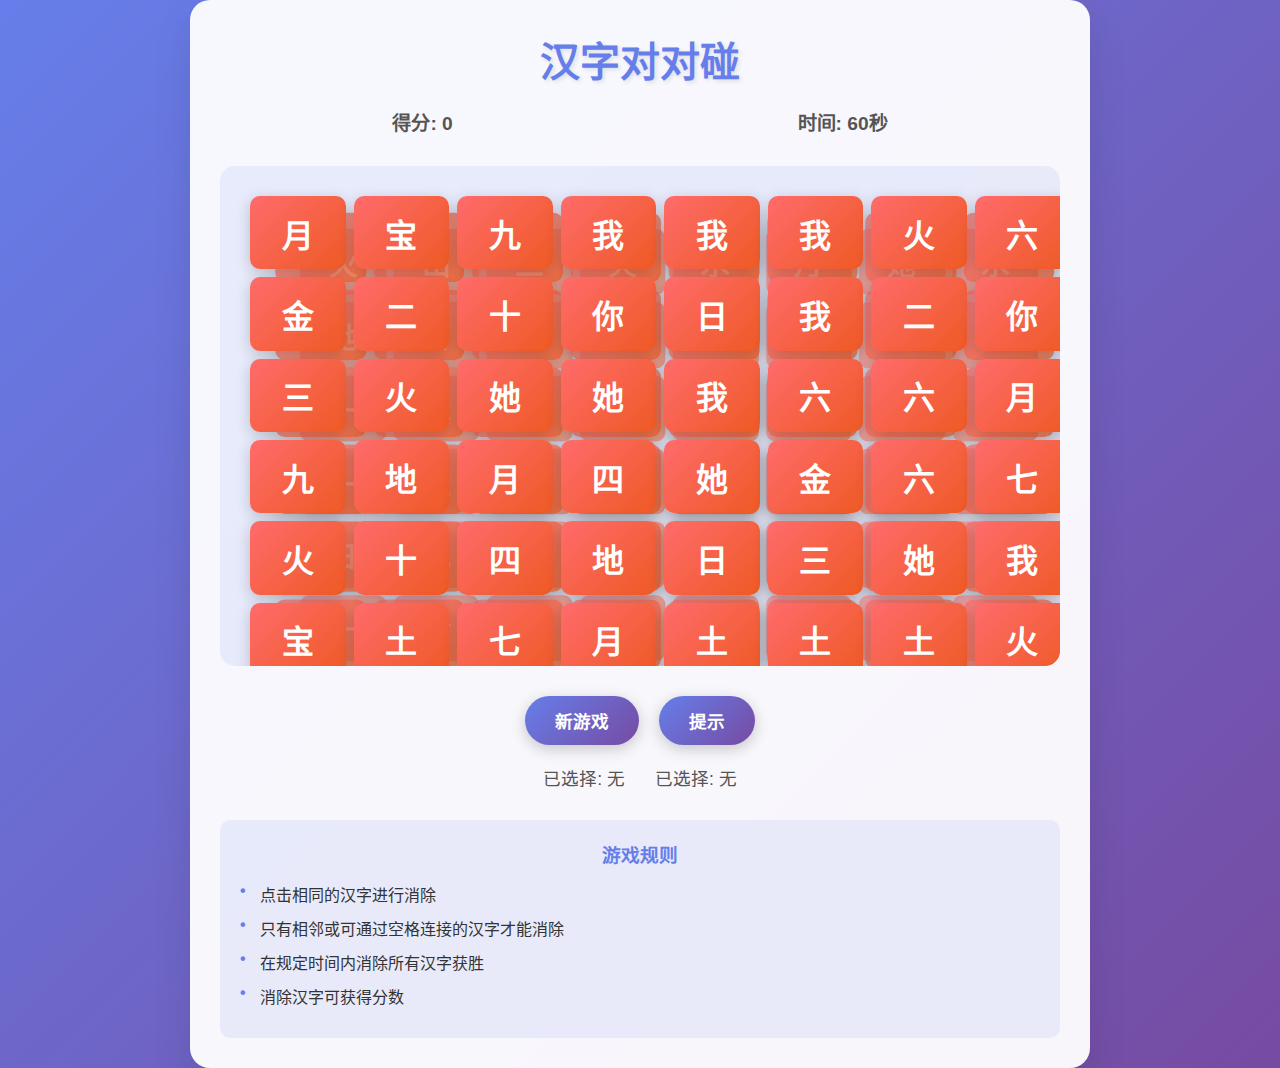
<file: characters.html>
<!DOCTYPE html>
<html lang="zh-CN">
<head>
    <meta charset="UTF-8">
    <meta name="viewport" content="width=device-width, initial-scale=1.0">
    <title>汉字对对碰</title>
    <link rel="stylesheet" href="styles/characters.css">
</head>
<body>
    <div class="game-container">
        <header class="game-header">
            <h1>汉字对对碰</h1>
            <div class="game-info">
                <div class="score">得分: <span id="score">0</span></div>
                <div class="time">时间: <span id="time">60</span>秒</div>
            </div>
        </header>

        <main class="game-main">
            <div class="game-board">
                <!-- 第一层 -->
                <div class="character-layer layer-1" id="layer1"></div>
                <!-- 第二层 -->
                <div class="character-layer layer-2" id="layer2"></div>
                <!-- 第三层 -->
                <div class="character-layer layer-3" id="layer3"></div>
            </div>

            <div class="game-controls">
                <button id="new-game">新游戏</button>
                <button id="hint">提示</button>
            </div>

            <div class="selected-characters">
                <div class="selected-item">已选择: <span id="selected1">无</span></div>
                <div class="selected-item">已选择: <span id="selected2">无</span></div>
            </div>
        </main>

        <div class="game-rules">
            <h3>游戏规则</h3>
            <ul>
                <li>点击相同的汉字进行消除</li>
                <li>只有相邻或可通过空格连接的汉字才能消除</li>
                <li>在规定时间内消除所有汉字获胜</li>
                <li>消除汉字可获得分数</li>
            </ul>
        </div>

        <!-- 游戏结束弹窗 -->
        <div class="game-over-modal" id="gameOverModal">
            <div class="modal-content">
                <h2 id="gameOverTitle">游戏结束</h2>
                <p id="gameOverMessage">您的得分是: <span id="finalScore">0</span></p>
                <button id="restartGame">重新开始</button>
            </div>
        </div>
    </div>

    <script src="scripts/characters.js"></script>
</body>
</html>
</file>
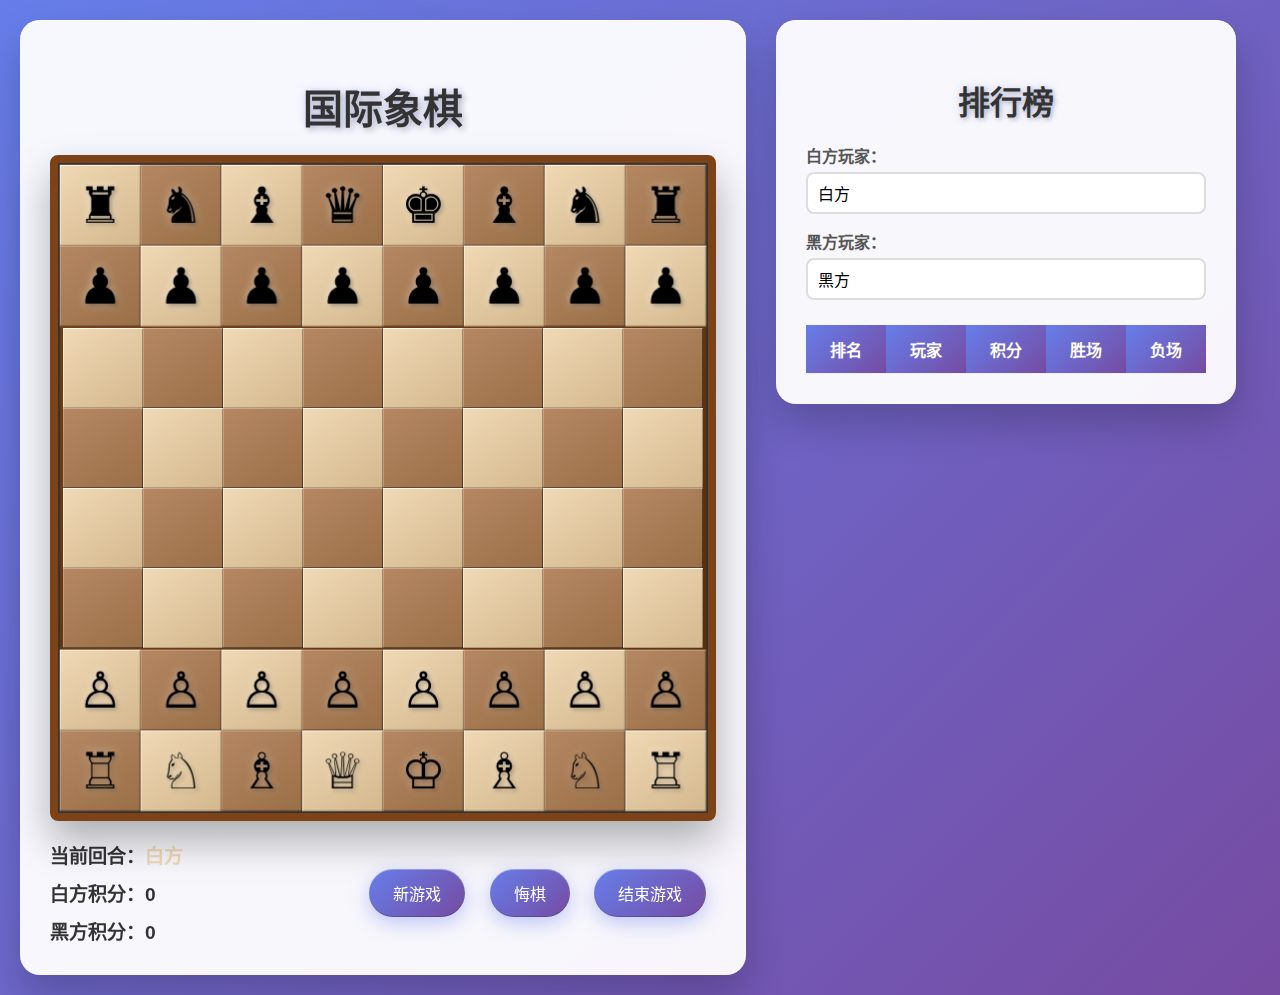
<file: chess.html>
<!DOCTYPE html>
<html lang="zh-CN">
<head>
    <meta charset="UTF-8">
    <meta name="viewport" content="width=device-width, initial-scale=1.0">
    <title>国际象棋游戏</title>
    <link rel="stylesheet" href="styles/chess.css">
</head>
<body>
    <div class="container">
        <div class="game-container">
            <h1>国际象棋</h1>
            <div class="chessboard" id="chessboard">
                <!-- 棋盘将由JavaScript生成 -->
            </div>
            <div class="game-info">
                <div class="turn-indicator">
                    <p>当前回合：<span id="current-turn">白方</span></p>
                    <p>白方积分：<span id="white-score">0</span></p>
                    <p>黑方积分：<span id="black-score">0</span></p>
                </div>
                <div class="controls">
                    <button id="new-game">新游戏</button>
                    <button id="undo-move">悔棋</button>
                    <button id="end-game">结束游戏</button>
                </div>
            </div>
        </div>
        
        <div class="leaderboard-container">
            <h2>排行榜</h2>
            <div class="player-input">
                <div class="input-group">
                    <label for="white-player">白方玩家：</label>
                    <input type="text" id="white-player" placeholder="请输入白方玩家名" value="白方">
                </div>
                <div class="input-group">
                    <label for="black-player">黑方玩家：</label>
                    <input type="text" id="black-player" placeholder="请输入黑方玩家名" value="黑方">
                </div>
            </div>
            <div class="leaderboard">
                <table id="leaderboard-table">
                    <thead>
                        <tr>
                            <th>排名</th>
                            <th>玩家</th>
                            <th>积分</th>
                            <th>胜场</th>
                            <th>负场</th>
                        </tr>
                    </thead>
                    <tbody id="leaderboard-body">
                        <!-- 排行榜数据将由JavaScript生成 -->
                    </tbody>
                </table>
            </div>
        </div>
    </div>
    
    <script src="scripts/chess.js"></script>
</body>
</html>
</file>
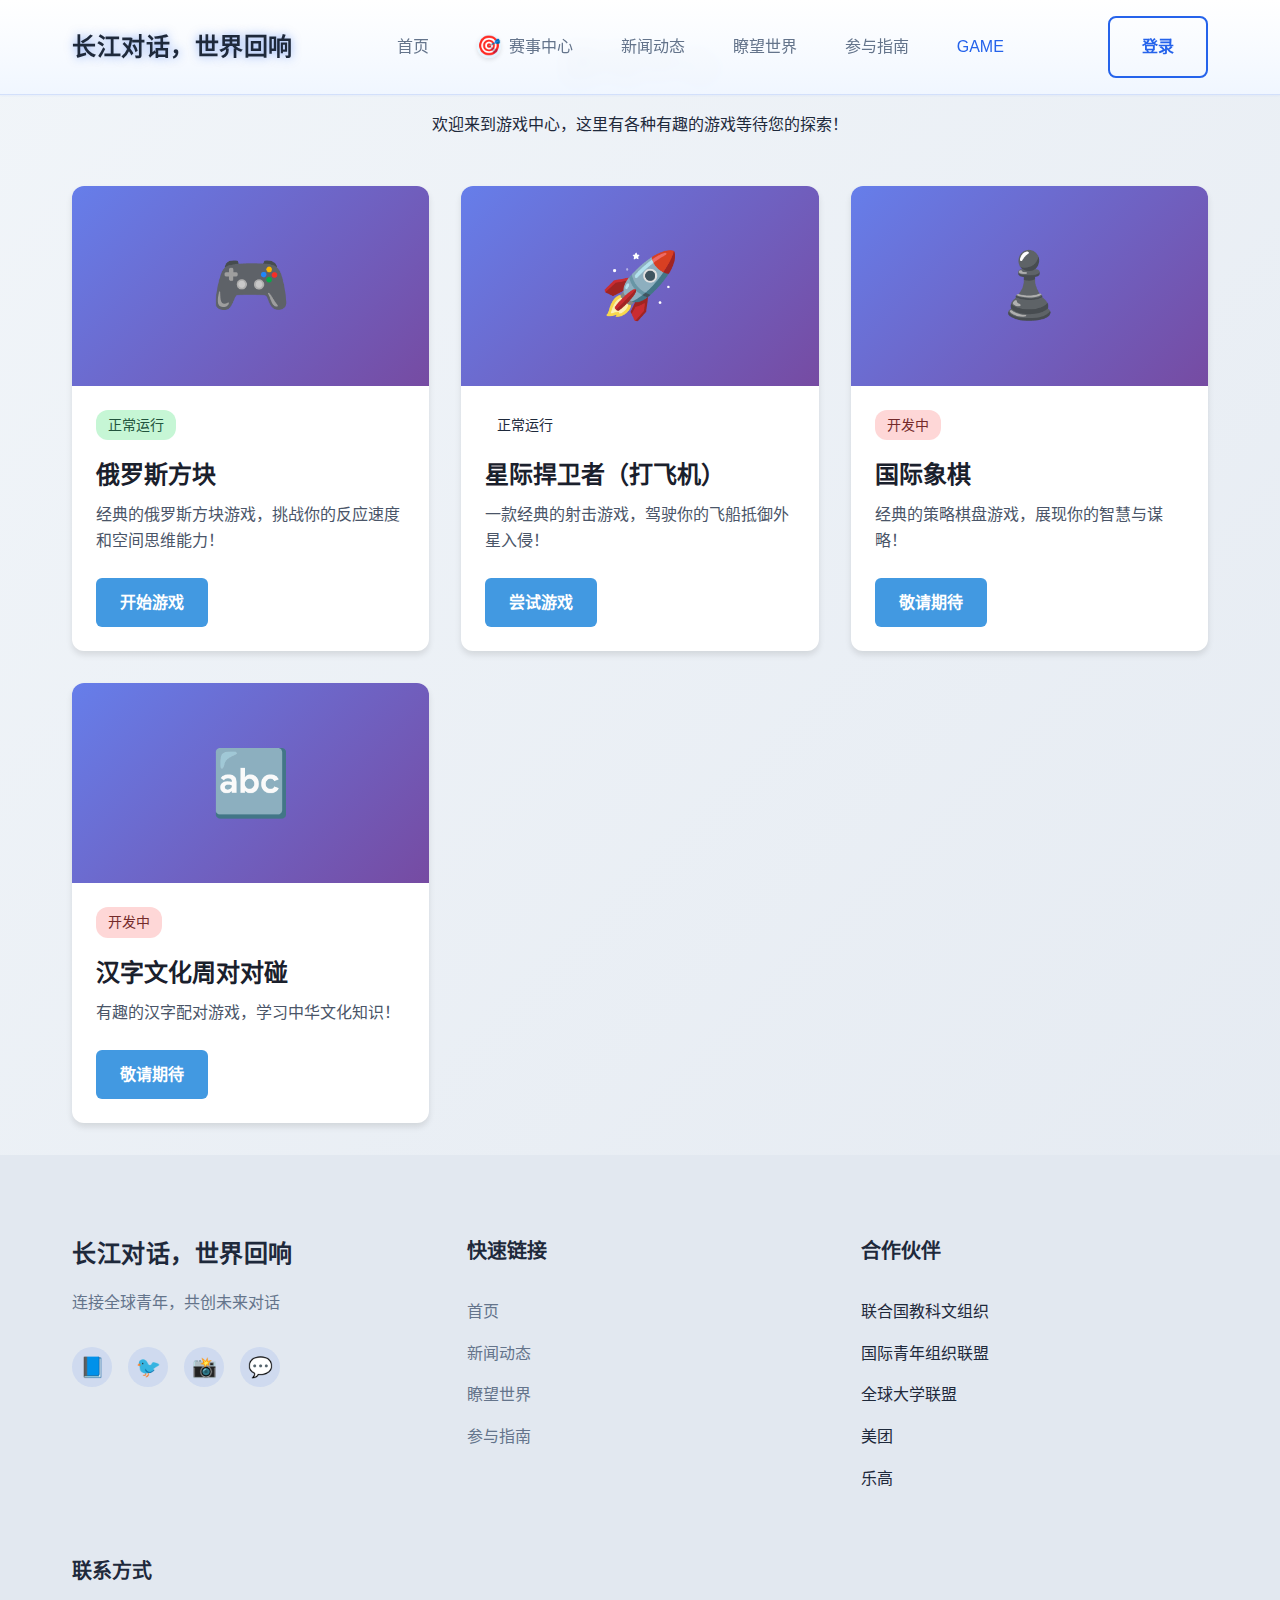
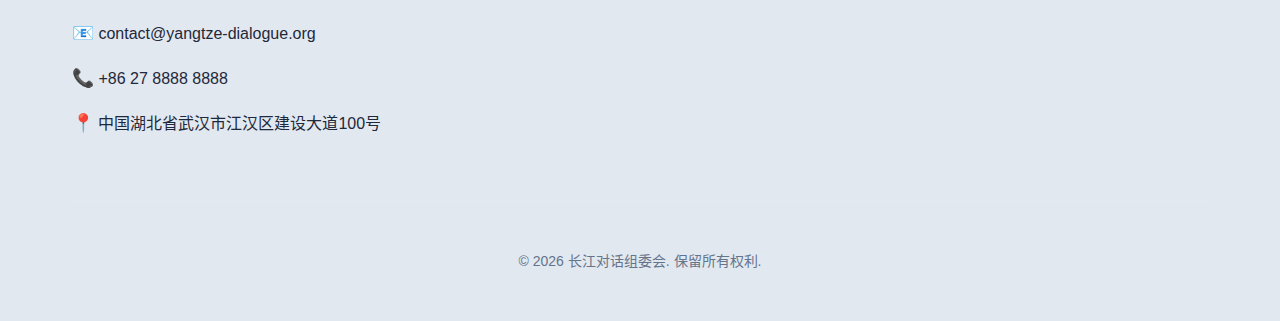
<file: games.html>
<!DOCTYPE html>
<html lang="zh-CN">
<head>
    <meta charset="UTF-8">
    <meta name="viewport" content="width=device-width, initial-scale=1.0">
    <title>游戏中心</title>
    <link rel="stylesheet" href="styles/style.css">
    <style>
        .games-container {
            max-width: 1200px;
            margin: 0 auto;
            padding: 2rem;
        }
        .games-header {
            text-align: center;
            margin-bottom: 3rem;
        }
        .games-header h1 {
            font-size: 2.5rem;
            color: #1a202c;
            margin-bottom: 1rem;
        }
        .games-grid {
            display: grid;
            grid-template-columns: repeat(auto-fit, minmax(300px, 1fr));
            gap: 2rem;
        }
        .game-card {
            background: white;
            border-radius: 12px;
            box-shadow: 0 4px 6px rgba(0, 0, 0, 0.1);
            overflow: hidden;
            transition: transform 0.3s ease, box-shadow 0.3s ease;
        }
        .game-card:hover {
            transform: translateY(-5px);
            box-shadow: 0 10px 20px rgba(0, 0, 0, 0.15);
        }
        .game-image {
            height: 200px;
            background: linear-gradient(135deg, #667eea 0%, #764ba2 100%);
            display: flex;
            align-items: center;
            justify-content: center;
            font-size: 4rem;
        }
        .game-info {
            padding: 1.5rem;
        }
        .game-title {
            font-size: 1.5rem;
            font-weight: 700;
            color: #1a202c;
            margin-bottom: 0.5rem;
        }
        .game-description {
            color: #4a5568;
            margin-bottom: 1.5rem;
            line-height: 1.6;
        }
        .game-link {
            display: inline-block;
            background: #4299e1;
            color: white;
            padding: 0.75rem 1.5rem;
            border-radius: 6px;
            text-decoration: none;
            font-weight: 600;
            transition: background 0.3s ease;
        }
        .game-link:hover {
            background: #3182ce;
        }
        .game-status {
            display: inline-block;
            padding: 0.25rem 0.75rem;
            border-radius: 12px;
            font-size: 0.875rem;
            font-weight: 500;
            margin-bottom: 1rem;
        }
        .status-working {
            background: #c6f6d5;
            color: #22543d;
        }
        .status-maintenance {
            background: #fed7d7;
            color: #742a2a;
        }
    </style>
</head>
<body>
    <!-- 导航栏 -->
    <nav class="navbar">
        <div class="container">
            <div class="logo">长江对话，世界回响</div>
            <ul class="nav-links">
                <li><a href="index.html">首页</a></li>
                <li><a href="index.html#competition" class="competition-nav">赛事中心</a></li>
                <li><a href="index.html#news">新闻动态</a></li>
                <li><a href="index.html#events">瞭望世界</a></li>
                <li><a href="index.html#rules">参与指南</a></li>
                <li class="active"><a href="games.html">GAME</a></li>
            </ul>
            <div class="nav-actions">
                <a href="login.html" class="btn btn-outline">登录</a>
            </div>
        </div>
    </nav>

    <!-- 游戏中心 -->
    <div class="games-container">
        <div class="games-header">
            <h1>游戏中心</h1>
            <p>欢迎来到游戏中心，这里有各种有趣的游戏等待您的探索！</p>
        </div>

        <div class="games-grid">
            <!-- 俄罗斯方块游戏 -->
            <div class="game-card">
                <div class="game-image">🎮</div>
                <div class="game-info">
                    <div class="game-status status-working">正常运行</div>
                    <h3 class="game-title">俄罗斯方块</h3>
                    <p class="game-description">经典的俄罗斯方块游戏，挑战你的反应速度和空间思维能力！</p>
                    <a href="tetris.html" target="_blank" class="game-link">开始游戏</a>
                </div>
            </div>

            <!-- 打飞机游戏 -->
            <div class="game-card">
                <div class="game-image">🚀</div>
                <div class="game-info">
                    <div class="game-status status-normal">正常运行</div>
                    <h3 class="game-title">星际捍卫者（打飞机）</h3>
                    <p class="game-description">一款经典的射击游戏，驾驶你的飞船抵御外星入侵！</p>
                    <a href="star_defender_simple.html" target="_blank" class="game-link">尝试游戏</a>
                </div>
            </div>

            <!-- 国际象棋 -->
            <div class="game-card">
                <div class="game-image">♟️</div>
                <div class="game-info">
                    <div class="game-status status-maintenance">开发中</div>
                    <h3 class="game-title">国际象棋</h3>
                    <p class="game-description">经典的策略棋盘游戏，展现你的智慧与谋略！</p>
                    <a href="#" class="game-link" disabled>敬请期待</a>
                </div>
            </div>

            <!-- 汉字文化周对对碰 -->
            <div class="game-card">
                <div class="game-image">🔤</div>
                <div class="game-info">
                    <div class="game-status status-maintenance">开发中</div>
                    <h3 class="game-title">汉字文化周对对碰</h3>
                    <p class="game-description">有趣的汉字配对游戏，学习中华文化知识！</p>
                    <a href="#" class="game-link" disabled>敬请期待</a>
                </div>
            </div>
        </div>
    </div>

    <!-- 页脚 -->
    <footer class="footer">
        <div class="container">
            <div class="footer-content">
                <div class="footer-section">
                    <div class="footer-logo">长江对话，世界回响</div>
                    <p class="footer-description">连接全球青年，共创未来对话</p>
                    <div class="social-links">
                        <a href="#" class="social-link">📘</a>
                        <a href="#" class="social-link">🐦</a>
                        <a href="#" class="social-link">📸</a>
                        <a href="#" class="social-link">💬</a>
                    </div>
                </div>
                <div class="footer-section">
                    <h3 class="footer-title">快速链接</h3>
                    <ul class="footer-links">
                        <li><a href="index.html">首页</a></li>
                        <li><a href="index.html#news">新闻动态</a></li>
                        <li><a href="index.html#events">瞭望世界</a></li>
                        <li><a href="index.html#rules">参与指南</a></li>
                    </ul>
                </div>
                <div class="footer-section">
                    <h3 class="footer-title">合作伙伴</h3>
                    <ul class="footer-links">
                        <li>联合国教科文组织</li>
                        <li>国际青年组织联盟</li>
                        <li>全球大学联盟</li>
                        <li>美团</li>
                        <li>乐高</li>
                    </ul>
                </div>
                <div class="footer-section">
                    <h3 class="footer-title">联系方式</h3>
                    <ul class="footer-links">
                        <li><span class="contact-icon">📧</span> contact@yangtze-dialogue.org</li>
                        <li><span class="contact-icon">📞</span> +86 27 8888 8888</li>
                        <li><span class="contact-icon">📍</span> 中国湖北省武汉市江汉区建设大道100号</li>
                    </ul>
                </div>
            </div>
            <div class="footer-bottom">
                <p>&copy; 2026 长江对话组委会. 保留所有权利.</p>
            </div>
        </div>
    </footer>
</body>
</html>
</file>
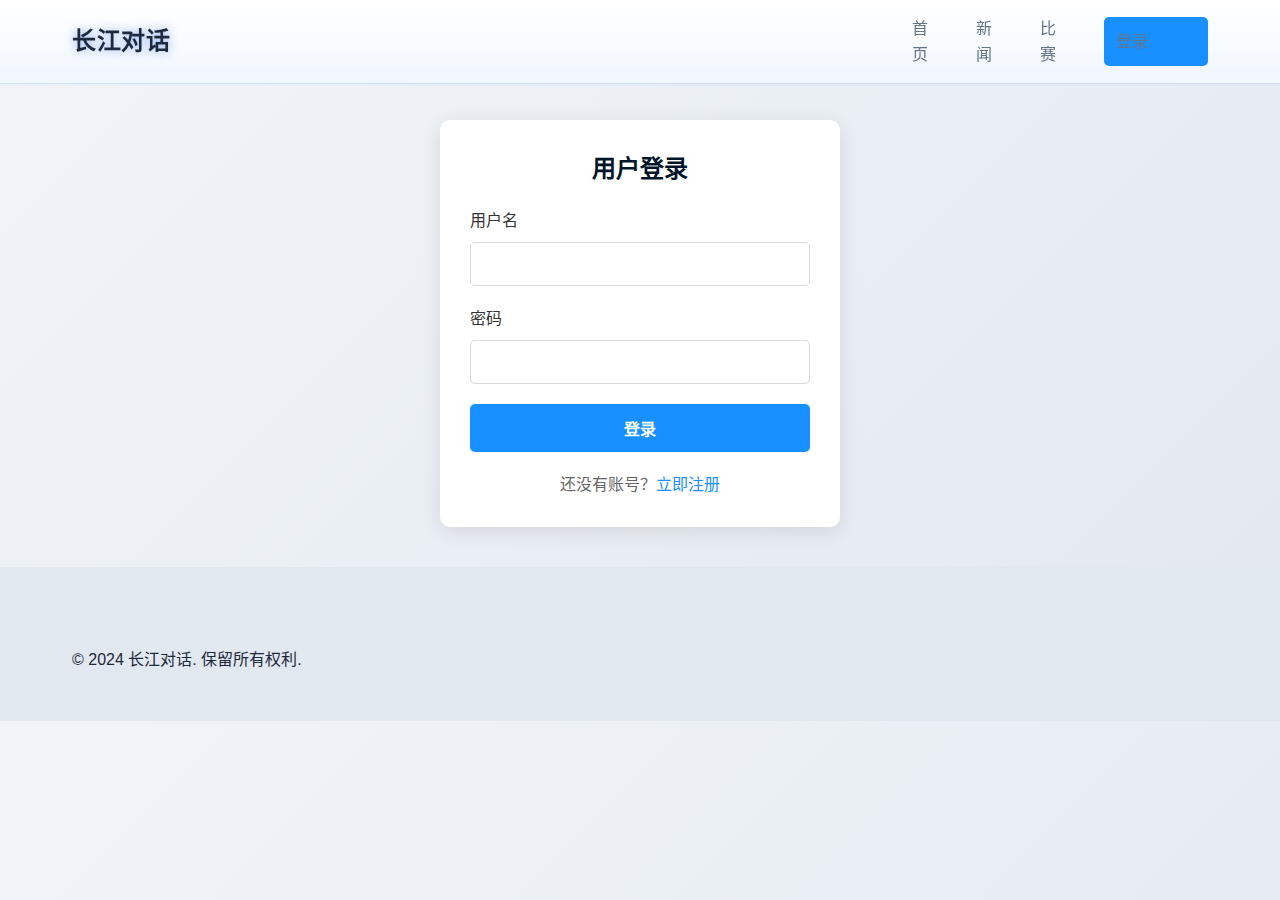
<file: login.html>
<!DOCTYPE html>
<html lang="zh-CN">
<head>
    <meta charset="UTF-8">
    <meta name="viewport" content="width=device-width, initial-scale=1.0">
    <title>用户登录 - 长江对话</title>
    <link rel="stylesheet" href="styles/style.css">
    <style>
        /* 登录页面样式 */
        .login-container {
            max-width: 400px;
            margin: 120px auto 40px;
            padding: 30px;
            background-color: #fff;
            border-radius: 10px;
            box-shadow: 0 4px 20px rgba(0, 0, 0, 0.1);
        }
        
        .login-container h2 {
            text-align: center;
            color: #001529;
            margin-bottom: 20px;
            font-weight: 600;
        }
        
        .form-group {
            margin-bottom: 20px;
        }
        
        .form-group label {
            display: block;
            margin-bottom: 8px;
            color: #333;
            font-weight: 500;
        }
        
        .form-group input {
            width: 100%;
            padding: 12px;
            border: 1px solid #d9d9d9;
            border-radius: 5px;
            font-size: 1rem;
            transition: border-color 0.3s;
        }
        
        .form-group input:focus {
            outline: none;
            border-color: #1890ff;
            box-shadow: 0 0 0 2px rgba(24, 144, 255, 0.2);
        }
        
        .login-btn {
            width: 100%;
            padding: 12px;
            background-color: #1890ff;
            color: #fff;
            border: none;
            border-radius: 5px;
            font-size: 1rem;
            font-weight: 600;
            cursor: pointer;
            transition: background-color 0.3s;
        }
        
        .login-btn:hover {
            background-color: #40a9ff;
        }
        
        .register-link {
            text-align: center;
            margin-top: 20px;
            color: #666;
        }
        
        .register-link a {
            color: #1890ff;
            text-decoration: none;
        }
        
        .register-link a:hover {
            text-decoration: underline;
        }
    </style>
</head>
<body>
    <!-- 导航栏 -->
    <nav class="navbar">
        <div class="container">
            <div class="logo">长江对话</div>
            <ul class="nav-links">
                <li><a href="index.html">首页</a></li>
                <li><a href="news.html">新闻</a></li>
                <li><a href="competition.html">比赛</a></li>
                <li class="login-btn"><a href="login.html">登录</a></li>
            </ul>
        </div>
    </nav>

    <!-- 登录表单 -->
    <div class="login-container">
        <h2>用户登录</h2>
        <form id="loginForm">
            <div class="form-group">
                <label for="username">用户名</label>
                <input type="text" id="username" name="username" required>
            </div>
            <div class="form-group">
                <label for="password">密码</label>
                <input type="password" id="password" name="password" required>
            </div>
            <button type="submit" class="login-btn">登录</button>
        </form>
        <div class="register-link">
            还没有账号？<a href="register.html">立即注册</a>
        </div>
    </div>

    <!-- 页脚 -->
    <footer class="footer">
        <div class="container">
            <p>&copy; 2024 长江对话. 保留所有权利.</p>
        </div>
    </footer>

    <script>
        // 登录表单验证
        document.getElementById('loginForm').addEventListener('submit', function(e) {
            e.preventDefault();
            // 简单的表单验证
            const username = document.getElementById('username').value;
            const password = document.getElementById('password').value;
            
            if (username && password) {
                alert('登录成功！');
                // 这里可以添加实际的登录逻辑
            } else {
                alert('请填写完整的登录信息');
            }
        });
    </script>
</body>
</html>
</file>
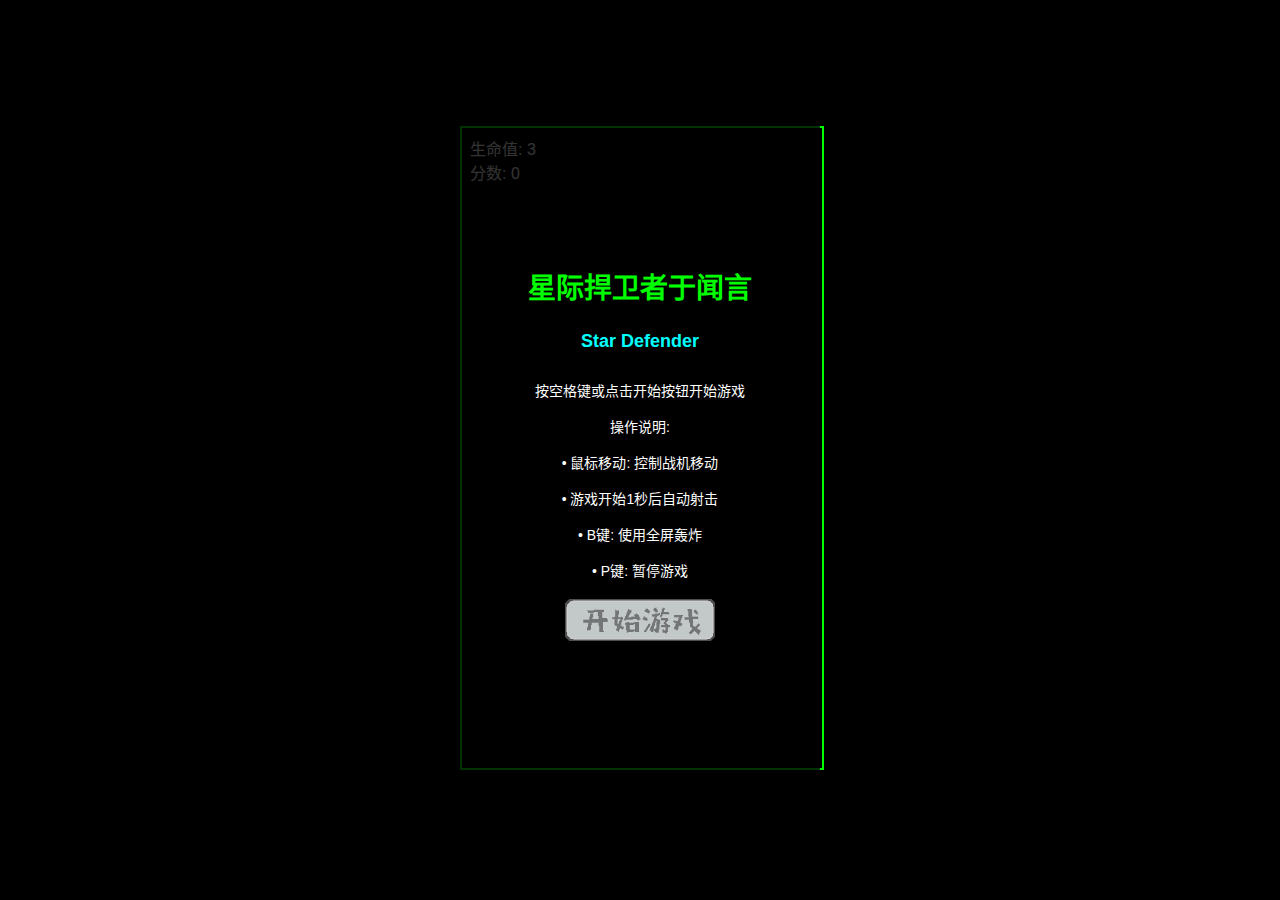
<file: star_defender_simple.html>
<!DOCTYPE html>
<html lang="zh-CN">
<head>
    <meta charset="UTF-8">
    <meta name="viewport" content="width=device-width, initial-scale=1.0">
    <title>星际捍卫者于闻言</title>
    <style>
        body {
            margin: 0;
            padding: 0;
            display: flex;
            justify-content: center;
            align-items: center;
            min-height: 100vh;
            background-color: #000;
            font-family: Arial, sans-serif;
            color: #fff;
            overflow: hidden;
        }
        #game-container {
            position: relative;
            width: 100%;
            max-width: 360px;
            margin: 0 auto;
        }
        canvas {
            border: 2px solid #00ff00;
            background-color: #000;
            width: 100%;
            height: auto;
        }
        #game-info {
            position: absolute;
            top: 10px;
            left: 10px;
            color: white;
            font-size: 16px;
        }
        #start-menu {
            position: absolute;
            top: 0;
            left: 0;
            width: 100%;
            height: 100%;
            background-color: rgba(0, 0, 0, 0.8);
            display: flex;
            flex-direction: column;
            justify-content: center;
            align-items: center;
        }
        h1 {
            font-size: 28px;
            color: #00ff00;
            margin-bottom: 10px;
            text-align: center;
        }
        h2 {
            font-size: 18px;
            color: cyan;
            margin-bottom: 20px;
            text-align: center;
        }
        p {
            font-size: 14px;
            margin: 8px 0;
            text-align: center;
            padding: 0 10px;
        }
        button {
            padding: 0;
            font-size: 0;
            background: none;
            border: none;
            border-radius: 5px;
            cursor: pointer;
            margin: 10px;
        }
        
        #startBtn {
            background-image: url('assets/images/start-button1.png');
            width: 150px;
            height: 45px;
            background-size: contain;
            background-repeat: no-repeat;
            background-position: center;
        }
        button:hover {
            background-color: #00cc00;
        }
    </style>
</head>
<body>
    <div id="game-container">
        <canvas id="gameCanvas" width="360" height="640"></canvas>
        <div id="game-info">
            <div>生命值: <span id="lives">3</span></div>
            <div>分数: <span id="score">0</span></div>
        </div>
        <div id="start-menu">
            <h1>星际捍卫者于闻言</h1>
            <h2>Star Defender</h2>
            <p>按空格键或点击开始按钮开始游戏</p>
            <p>操作说明:</p>
            <p>• 鼠标移动: 控制战机移动</p>
            <p>• 游戏开始1秒后自动射击</p>
            <p>• B键: 使用全屏轰炸</p>
            <p>• P键: 暂停游戏</p>
            <button id="startBtn">开始游戏</button>
        </div>
    </div>

    <script>
        // 游戏常量
        const SCREEN_WIDTH = 360; // 手机通用宽度
        const SCREEN_HEIGHT = 640; // 保持4:3比例
        const FPS = 60;
        
        // 颜色
        const BLACK = '#000000';
        const WHITE = '#ffffff';
        const RED = '#ff0000';
        const GREEN = '#00ff00';
        const BLUE = '#0000ff';
        const CYAN = '#00ffff';
        
        // 游戏状态
        const START_MENU = 0;
        const GAME_PLAYING = 1;
        const GAME_PAUSED = 2;
        const GAME_OVER = 3;
        const LEADERBOARD = 4;
        const BOSS_FIGHT = 5;
        const LEVEL_COMPLETE = 6;
        
        // 游戏对象
        let canvas, ctx;
        let gameState = START_MENU;
        let player;
        let bullets = [];
        let enemies = [];
        let powerUps = [];
        let explosions = [];
        let stars = [];
        let bossBullets = [];
        let score = 0;
        let lives = 3;
        let lastTime = 0;
        let enemySpawnTimer = 0;
        let enemySpawnInterval = 1000;
        let bulletPowerUpTimer = 0;
        let bulletPowerUpInterval = 5000; // 5秒
        let bombPowerUpTimer = 0;
        let bombPowerUpInterval = 8000; // 8秒
        let autoFireTimer = 0;
        let autoFireEnabled = false;
        let bulletPowerUpActive = false;
        let bulletPowerUpDuration = 5000; // 5秒
        let bulletPowerUpTimeLeft = 0;
        const NORMAL_FIRE_INTERVAL = 833; // 约1.2秒
        const POWERUP_FIRE_INTERVAL = 28; // 约30倍频率 (833/30 ≈ 28)
        
        // 音频对象
        let audioContext;
        let backgroundMusic;
        let startButtonSound;
        let bulletSound;
        let enemyFlySound;
        let enemyExplosionSound;
        let bossFlySound;
        let bossExplosionSound;
        let skillSound;
        let playerDeathSound;
        let gameOverSound;
        let explosionSound1;
        
        // Boss相关变量
        let boss = null;
        let enemiesKilled = 0;
        let enemiesToKill = 20; // 每关需要消灭20个敌人
        let level = 1;
        
        // 玩家类
        class Player {
            constructor() {
                this.width = 64;
                this.height = 64;
                this.x = SCREEN_WIDTH / 2 - this.width / 2;
                this.y = SCREEN_HEIGHT - this.height - 20;
                this.speed = 5;
                this.lives = 3;
                this.image = new Image();
                this.image.src = 'assets/images/player-1.png';
            }
            
            update(mouseX, mouseY) {
                // 跟随鼠标移动
                if (mouseX !== undefined && mouseY !== undefined) {
                    this.x = mouseX - this.width / 2;
                    this.y = mouseY - this.height / 2;
                    
                    // 边界检查
                    if (this.x < 0) this.x = 0;
                    if (this.x + this.width > SCREEN_WIDTH) {
                        this.x = SCREEN_WIDTH - this.width;
                    }
                    if (this.y < 0) this.y = 0;
                    if (this.y + this.height > SCREEN_HEIGHT) {
                        this.y = SCREEN_HEIGHT - this.height;
                    }
                }
            }
            
            draw(ctx) {
                // 绘制玩家战机图片
                ctx.drawImage(this.image, this.x, this.y, this.width, this.height);
            }
        }
        
        // 子弹类
        class Bullet {
            constructor(x, y) {
                this.width = 5;
                this.height = 15;
                this.x = x;
                this.y = y;
                this.speed = 8;
            }
            
            update() {
                this.y -= this.speed;
            }
            
            draw(ctx) {
                ctx.fillStyle = WHITE;
                ctx.fillRect(this.x, this.y, this.width, this.height);
            }
        }
        
        // 敌人类
        class Enemy {
            constructor() {
                this.width = 64;
                this.height = 64;
                this.x = Math.random() * (SCREEN_WIDTH - this.width);
                this.y = -this.height;
                this.speed = 3;
                this.image = new Image();
                this.image.src = 'assets/images/m-fly-1.png';
            }
            
            update() {
                this.y += this.speed;
            }
            
            draw(ctx) {
                ctx.drawImage(this.image, this.x, this.y, this.width, this.height);
            }
        }

        // Boss子弹类
        class BossBullet {
            constructor(x, y) {
                this.width = 8;
                this.height = 20;
                this.x = x;
                this.y = y;
                this.speed = 16; // 玩家子弹速度的两倍
            }

            update() {
                this.y += this.speed;
            }

            draw(ctx) {
                ctx.fillStyle = RED;
                ctx.fillRect(this.x, this.y, this.width, this.height);
            }
        }

        // Boss类
        class Boss {
            constructor(level) {
                this.width = 100; // 调整Boss大小以适应手机屏幕
                this.height = 100;
                this.x = (SCREEN_WIDTH - this.width) / 2; // 初始位置在屏幕中央
                this.y = 50; // 初始位置在屏幕上1/3处
                // 第一关血量增加10倍，后续每关增加前一关的3倍
                this.maxHealth = 100 * 10 * Math.pow(3, level - 1);
                this.health = this.maxHealth;
                this.speedX = 2;
                this.speedY = 1;
                this.directionX = 1; // 1 向右，-1 向左
                this.directionY = 1; // 1 向下，-1 向上
                this.image = new Image();
                this.image.src = 'assets/images/b-fly-1.png';
                this.fireTimer = 0;
                this.fireInterval = 200; // 每秒发射5次子弹
            }

            update() {
                // 水平移动
                this.x += this.speedX * this.directionX;
                // 垂直移动
                this.y += this.speedY * this.directionY;

                // 边界检查 - 水平
                if (this.x <= 0 || this.x + this.width >= SCREEN_WIDTH) {
                    this.directionX *= -1;
                }

                // 边界检查 - 垂直（限制在屏幕上1/3处）
                const topBoundary = 20;
                const bottomBoundary = SCREEN_HEIGHT / 3;
                if (this.y <= topBoundary || this.y + this.height >= bottomBoundary) {
                    this.directionY *= -1;
                }

                // 发射子弹逻辑
                this.fireTimer++;
                if (this.fireTimer >= this.fireInterval) {
                    this.fireBullet();
                    this.fireTimer = 0;
                }
            }

            // 发射子弹
            fireBullet() {
                // 从BOSS两侧发射子弹
                const leftBullet = new BossBullet(this.x + 20, this.y + this.height);
                const rightBullet = new BossBullet(this.x + this.width - 30, this.y + this.height);
                bossBullets.push(leftBullet);
                bossBullets.push(rightBullet);
            }

            draw(ctx) {
                // 绘制Boss图片
                ctx.drawImage(this.image, this.x, this.y, this.width, this.height);

                // 绘制血条背景
                ctx.fillStyle = '#333333';
                ctx.fillRect(this.x - 10, this.y - 20, this.width + 20, 10);

                // 绘制血条
                ctx.fillStyle = '#FF0000';
                const healthBarWidth = (this.health / this.maxHealth) * (this.width + 20);
                ctx.fillRect(this.x - 10, this.y - 20, healthBarWidth, 10);

                // 绘制血条边框
                ctx.strokeStyle = '#FFFFFF';
                ctx.lineWidth = 1;
                ctx.strokeRect(this.x - 10, this.y - 20, this.width + 20, 10);
            }
        }
        
        // 道具类
        class PowerUp {
            constructor(type) {
                this.type = type; // 'bullet' or 'bomb'
                this.width = 60; // 增加1/4倍 (48 * 1.25 = 60)
                this.height = 60;
                this.x = Math.random() * (SCREEN_WIDTH - this.width);
                this.y = -this.height;
                this.speed = 2;
                this.image = new Image();
                this.image.src = type === 'bullet' ? 'assets/images/skill2-3.png' : 'assets/images/skill1-3.png';
            }
            
            update() {
                this.y += this.speed;
            }
            
            draw(ctx) {
                ctx.drawImage(this.image, this.x, this.y, this.width, this.height);
            }
        }
        
        // 爆炸效果类
        class Explosion {
            constructor(x, y) {
                this.x = x;
                this.y = y;
                this.width = 64;
                this.height = 64;
                this.lifetime = 1000; // 爆炸效果持续时间（毫秒）
                this.lifeRemaining = this.lifetime;
                this.opacity = 1.0;
                
                // 加载爆炸图片
                this.image = new Image();
                this.image.src = 'assets/images/explosion.svg';
            }
            
            update(deltaTime) {
                this.lifeRemaining -= deltaTime;
                if (this.lifeRemaining <= 0) {
                    return false; // 返回false表示爆炸效果结束
                }
                
                // 随着时间推移降低透明度
                this.opacity = this.lifeRemaining / this.lifetime;
                return true;
            }
            
            draw(ctx) {
                ctx.save();
                ctx.globalAlpha = this.opacity;
                ctx.drawImage(this.image, this.x - this.width / 2, this.y - this.height / 2, this.width, this.height);
                ctx.restore();
            }
        }
        
        // 初始化游戏
        function init() {
            canvas = document.getElementById('gameCanvas');
            ctx = canvas.getContext('2d');
            
            // 初始化音频
            audioContext = new (window.AudioContext || window.webkitAudioContext)();
            
            // 创建音频对象
            backgroundMusic = new Audio('assets/music/背景音乐.mp3');
            backgroundMusic.loop = true;
            backgroundMusic.volume = 0.5;
            
            startButtonSound = new Audio('assets/music/开始按钮.wav');
            startButtonSound.volume = 0.8;
            
            bulletSound = new Audio('assets/music/子弹.wav');
            bulletSound.volume = 0.3;
            
            enemyFlySound = new Audio('assets/music/中飞机飞行.wav');
            enemyFlySound.volume = 0.5;
            
            enemyExplosionSound = new Audio('assets/music/中飞机爆炸.wav');
            enemyExplosionSound.volume = 0.8;
            
            bossFlySound = new Audio('assets/music/大飞机飞行.wav');
            bossFlySound.volume = 0.6;
            
            bossExplosionSound = new Audio('assets/music/大飞机爆炸.mp3');
            bossExplosionSound.volume = 0.8;
            
            skillSound = new Audio('assets/music/技能.wav');
            skillSound.volume = 0.8;
            
            playerDeathSound = new Audio('assets/music/玩家死亡.wav');
            playerDeathSound.volume = 0.8;
            
            gameOverSound = new Audio('assets/music/游戏结束.wav');
            gameOverSound.volume = 0.8;
            
            explosionSound1 = new Audio('assets/music/爆炸1.mp3');
            explosionSound1.volume = 0.7;
            
            // 创建玩家
            player = new Player();
            
            // 初始化星星背景
            for (let i = 0; i < 100; i++) {
                stars.push({
                    x: Math.random() * SCREEN_WIDTH,
                    y: Math.random() * SCREEN_HEIGHT,
                    size: Math.random() * 2 + 1,
                    speed: Math.random() * 1 + 0.5
                });
            }
            
            
            // 事件监听
            window.addEventListener('keydown', handleKeyDown);
            window.addEventListener('mousemove', handleMouseMove);
            canvas.addEventListener('mousemove', handleMouseMove);
            window.addEventListener('click', handleMouseClick);
            canvas.addEventListener('click', handleMouseClick);
            document.getElementById('startBtn').addEventListener('click', function() {
                startButtonSound.currentTime = 0;
                startButtonSound.play().catch(e => console.log("Audio play error:", e));
                startGame();
            });
            
            // 开始游戏循环
            requestAnimationFrame(gameLoop);
        }
        
        // 事件处理
        function handleKeyDown(e) {
            switch (gameState) {
                case START_MENU:
                    if (e.code === 'Space') {
                        startGame();
                    } else if (e.code === 'KeyL') {
                        gameState = LEADERBOARD;
                    }
                    break;
                
                case GAME_PLAYING:
                    if (e.code === 'KeyP' || e.code === 'Escape') {
                        pauseGame();
                    } else if (e.code === 'KeyB') {
                        useBomb();
                    } else if (e.code === 'KeyL') {
                        gameState = LEADERBOARD;
                    }
                    break;
                
                case GAME_PAUSED:
                    if (e.code === 'KeyP' || e.code === 'Escape') {
                        resumeGame();
                    }
                    break;
                
                case GAME_OVER:
                    if (e.code === 'KeyR') {
                        restartGame();
                    } else if (e.code === 'KeyL') {
                        gameState = LEADERBOARD;
                    }
                    break;
                
                case LEADERBOARD:
                    if (e.code === 'KeyM') {
                        gameState = START_MENU;
                    } else if (e.code === 'Space') {
                        startGame();
                    }
                    break;
                
                case LEVEL_COMPLETE:
                    if (e.code === 'Space') {
                        // 进入下一关
                        nextLevel();
                    }
                    break;
            }
        }
        
        function handleMouseMove(e) {
            const rect = canvas.getBoundingClientRect();
            const mouseX = e.clientX - rect.left;
            const mouseY = e.clientY - rect.top;
            if (gameState === GAME_PLAYING || gameState === BOSS_FIGHT) {
                player.update(mouseX, mouseY);
            }
        }
        
        // 处理鼠标点击事件
        function handleMouseClick(e) {
            if (gameState === LEVEL_COMPLETE) {
                // 点击鼠标进入下一关
                nextLevel();
            }
        }
        
        // 游戏函数
        function startGame() {
            // 重置游戏状态
            gameState = GAME_PLAYING;
            score = 0;
            lives = 3;
            level = 1;
            enemiesToKill = 20;
            enemiesKilled = 0;
            boss = null;
            
            // 隐藏开始菜单
            document.getElementById('start-menu').style.display = 'none';
            
            // 重置玩家
            player = new Player();
            
            // 清空并初始化游戏对象
            bullets = [];
            enemies = [];
            powerUps = [];
            explosions = [];
            
            // 重置计时器和状态
            enemySpawnTimer = 0;
            bulletPowerUpTimer = 0;
            bombPowerUpTimer = 0;
            autoFireTimer = 0;
            autoFireEnabled = false;
            bulletPowerUpActive = false;
            bulletPowerUpTimeLeft = 0;
            
            // 更新UI
            document.getElementById('score').textContent = score;
            document.getElementById('lives').textContent = lives;
            
            // 播放背景音乐
            backgroundMusic.currentTime = 0;
            backgroundMusic.play().catch(e => console.log("Audio play error:", e));
        }
        
        function pauseGame() {
            gameState = GAME_PAUSED;
            backgroundMusic.pause();
        }
        
        function resumeGame() {
            gameState = GAME_PLAYING;
            backgroundMusic.play().catch(e => console.log("Audio play error:", e));
        }
        
        function gameOver() {
            // 保存分数到排行榜
            addScoreToLeaderboard(score);
            gameState = GAME_OVER;
            
            // 停止背景音乐
            backgroundMusic.pause();
            
            // 播放游戏结束音效
            gameOverSound.currentTime = 0;
            gameOverSound.play().catch(e => console.log("Audio play error:", e));
        }
        
        // 排行榜相关函数
        function loadLeaderboard() {
            const leaderboard = localStorage.getItem('starDefenderLeaderboard');
            return leaderboard ? JSON.parse(leaderboard) : [];
        }
        
        function saveLeaderboard(leaderboard) {
            localStorage.setItem('starDefenderLeaderboard', JSON.stringify(leaderboard));
        }
        
        function addScoreToLeaderboard(score) {
            const leaderboard = loadLeaderboard();
            const timestamp = new Date().toLocaleString();
            
            // 添加新分数
            leaderboard.push({ score: score, date: timestamp });
            
            // 按分数降序排序
            leaderboard.sort((a, b) => b.score - a.score);
            
            // 只保留前10名
            if (leaderboard.length > 10) {
                leaderboard.splice(10);
            }
            
            saveLeaderboard(leaderboard);
        }
        
        function restartGame() {
            // 重置游戏状态
            gameState = GAME_PLAYING;
            score = 0;
            lives = 3;
            level = 1;
            enemiesToKill = 20;
            enemiesKilled = 0;
            boss = null;
            
            // 重置玩家
            player = new Player();
            
            // 清空游戏对象
            bullets = [];
            enemies = [];
            powerUps = [];
            explosions = [];
            
            // 重置计时器
            enemySpawnTimer = 0;
            bulletPowerUpTimer = 0;
            bombPowerUpTimer = 0;
            autoFireTimer = 0;
            autoFireEnabled = false;
            bulletPowerUpActive = false;
            bulletPowerUpTimeLeft = 0;
            
            // 更新UI
            document.getElementById('score').textContent = score;
            document.getElementById('lives').textContent = lives;
        }
        
        function nextLevel() {
            // 进入下一关
            gameState = GAME_PLAYING;
            level++;
            enemiesKilled = 0;
            enemiesToKill += 5; // 每关增加5个敌人
            boss = null;
            
            // 清空游戏对象
            bullets = [];
            enemies = [];
            powerUps = [];
            explosions = [];
            
            // 重置计时器
            enemySpawnTimer = 0;
            bulletPowerUpTimer = 0;
            bombPowerUpTimer = 0;
        }
        
        // 绘制关卡完成屏幕
        function drawLevelCompleteScreen() {
            ctx.fillStyle = 'rgba(0, 0, 0, 0.7)';
            ctx.fillRect(0, 0, SCREEN_WIDTH, SCREEN_HEIGHT);
            
            ctx.fillStyle = CYAN;
            ctx.font = '48px Arial';
            ctx.textAlign = 'center';
            ctx.fillText('关卡完成!', SCREEN_WIDTH / 2, SCREEN_HEIGHT / 2 - 50);
            
            ctx.fillStyle = WHITE;
            ctx.font = '24px Arial';
            ctx.textAlign = 'center';
            ctx.fillText(`分数: ${score}`, SCREEN_WIDTH / 2, SCREEN_HEIGHT / 2);
            ctx.fillText(`第 ${level} 关已完成`, SCREEN_WIDTH / 2, SCREEN_HEIGHT / 2 + 50);
            ctx.fillText('按空格键继续', SCREEN_WIDTH / 2, SCREEN_HEIGHT / 2 + 100);
        }
        
        function useBomb() {
            // 计算消灭的敌人数量
            const enemiesDestroyed = enemies.length;
            
            // 为每个敌人创建爆炸效果
            enemies.forEach(enemy => {
                const explosionX = enemy.x + enemy.width / 2;
                const explosionY = enemy.y + enemy.height / 2;
                explosions.push(new Explosion(explosionX, explosionY));
            });
            
            // 移除所有敌人
            enemies = [];
            
            // 增加分数 (每个敌人10分)
            score += enemiesDestroyed * 10;
            document.getElementById('score').textContent = score;
            
            // 在Boss战阶段，炸弹对Boss造成伤害
            if (gameState === BOSS_FIGHT && boss) {
                // 对Boss造成伤害
                boss.health -= 20;
                
                // 添加爆炸效果
                explosions.push(new Explosion(boss.x + boss.width / 2, boss.y + boss.height / 2));
                
                // 增加分数
                score += 100;
                document.getElementById('score').textContent = score;
                
                // 检查Boss是否被击败
                if (boss.health <= 0) {
                    bossExplosionSound.currentTime = 0;
                    bossExplosionSound.play().catch(e => console.log("Audio play error:", e));
                    bossDefeated();
                }
                
                // 播放Boss爆炸音效
                explosionSound1.currentTime = 0;
                explosionSound1.play().catch(e => console.log("Audio play error:", e));
            }
        }
        
        function spawnEnemy() {
            enemies.push(new Enemy());
            // 播放中飞机飞行音效
            enemyFlySound.currentTime = 0;
            enemyFlySound.play().catch(e => console.log("Audio play error:", e));
        }
        
        function fireBullet() {
            const playerCenterX = player.x + player.width / 2;
            const bulletY = player.y;
            
            if (bulletPowerUpActive) {
                // 发射三条弹线
                bullets.push(new Bullet(playerCenterX - 10, bulletY)); // 左弹
                bullets.push(new Bullet(playerCenterX, bulletY)); // 中弹
                bullets.push(new Bullet(playerCenterX + 10, bulletY)); // 右弹
            } else {
                // 发射一条弹线
                bullets.push(new Bullet(playerCenterX, bulletY));
            }
            
            // 播放子弹音效
            bulletSound.currentTime = 0;
            bulletSound.play().catch(e => console.log("Audio play error:", e));
        }
        
        // 关卡完成界面绘制
        function drawLevelCompleteScreen() {
            ctx.fillStyle = 'rgba(0, 0, 0, 0.8)';
            ctx.fillRect(0, 0, SCREEN_WIDTH, SCREEN_HEIGHT);
            
            ctx.fillStyle = WHITE;
            ctx.font = '48px Arial';
            ctx.textAlign = 'center';
            ctx.fillText('关卡完成', SCREEN_WIDTH / 2, SCREEN_HEIGHT / 2 - 100);
            
            ctx.font = '24px Arial';
            ctx.fillText('得分: ' + score, SCREEN_WIDTH / 2, SCREEN_HEIGHT / 2 - 50);
            ctx.fillText('关卡: ' + level, SCREEN_WIDTH / 2, SCREEN_HEIGHT / 2);
            ctx.fillText('按空格键继续', SCREEN_WIDTH / 2, SCREEN_HEIGHT / 2 + 50);
        }
        
        // 游戏主循环
        function gameLoop(timestamp) {
            const deltaTime = timestamp - lastTime;
            lastTime = timestamp;
            
            if (gameState === GAME_PLAYING || gameState === BOSS_FIGHT) {
                // 更新
                update(deltaTime);
                
                // 绘制
                draw();
            } else if (gameState === GAME_PAUSED) {
                draw();
                drawPauseScreen();
            } else if (gameState === GAME_OVER) {
                draw();
                drawGameOverScreen();
            } else if (gameState === LEADERBOARD) {
                draw();
                drawLeaderboardScreen();
            } else if (gameState === LEVEL_COMPLETE) {
                draw();
                drawLevelCompleteScreen();
            }
            
            requestAnimationFrame(gameLoop);
        }
        
        function update(deltaTime) {
            // 更新星星背景
            stars.forEach(star => {
                star.y += star.speed;
                if (star.y > SCREEN_HEIGHT) {
                    star.y = 0;
                    star.x = Math.random() * SCREEN_WIDTH;
                }
            });
            
            // 更新子弹
            bullets.forEach((bullet, index) => {
                bullet.update();
                if (bullet.y < 0) {
                    bullets.splice(index, 1);
                }
            });

            // 更新Boss子弹
            bossBullets.forEach((bullet, index) => {
                bullet.update();
                if (bullet.y > SCREEN_HEIGHT) {
                    bossBullets.splice(index, 1);
                }
            });
            
            // 更新敌人
            enemies.forEach((enemy, index) => {
                enemy.update();
                if (enemy.y > SCREEN_HEIGHT) {
                    enemies.splice(index, 1);
                }
            });
            
            // 更新道具
            powerUps.forEach((powerUp, index) => {
                powerUp.update();
                if (powerUp.y > SCREEN_HEIGHT) {
                    powerUps.splice(index, 1);
                }
            });
            
            // 更新Boss (仅在Boss战阶段)
            if (gameState === BOSS_FIGHT && boss) {
                boss.update();
            } else {
                // 生成敌人 (仅在普通游戏阶段)
                enemySpawnTimer += deltaTime;
                if (enemySpawnTimer > enemySpawnInterval) {
                    spawnEnemy();
                    enemySpawnTimer = 0;
                }
            }
            
            // 生成子弹加强道具 (5秒一次)
            bulletPowerUpTimer += deltaTime;
            if (bulletPowerUpTimer > bulletPowerUpInterval) {
                powerUps.push(new PowerUp('bullet'));
                bulletPowerUpTimer = 0;
            }
            
            // 生成全屏攻击道具 (8秒随机)
            bombPowerUpTimer += deltaTime;
            if (bombPowerUpTimer > bombPowerUpInterval) {
                // 50%概率生成
                if (Math.random() < 0.5) {
                    powerUps.push(new PowerUp('bomb'));
                }
                bombPowerUpTimer = 0;
            }
            
            // 更新子弹加强道具持续时间
            if (bulletPowerUpActive) {
                bulletPowerUpTimeLeft -= deltaTime;
                if (bulletPowerUpTimeLeft <= 0) {
                    bulletPowerUpActive = false;
                }
            }
            
            // 自动射击
            autoFireTimer += deltaTime;
            const fireInterval = bulletPowerUpActive ? POWERUP_FIRE_INTERVAL : NORMAL_FIRE_INTERVAL;
            if (autoFireTimer > fireInterval) {
                fireBullet();
                autoFireTimer = 0;
            }
            
            // 碰撞检测
            checkCollisions();
            checkPowerUpCollisions();
            
            // 如果背景音乐未播放且游戏正在进行，播放背景音乐
            if ((gameState === GAME_PLAYING || gameState === BOSS_FIGHT) && backgroundMusic.paused) {
                backgroundMusic.play().catch(e => console.log("Audio play error:", e));
            } else if (gameState !== GAME_PLAYING && gameState !== BOSS_FIGHT && !backgroundMusic.paused) {
                backgroundMusic.pause();
            }
            
            // 更新爆炸效果
            explosions = explosions.filter(explosion => {
                return explosion.update(deltaTime);
            });
            
            // 检查是否达到触发Boss战的条件
            if (gameState === GAME_PLAYING && enemiesKilled >= enemiesToKill) {
                startBossFight();
            }
        }
        
        function checkCollisions() {
            // 子弹与敌人碰撞
            bullets.forEach((bullet, bulletIndex) => {
                enemies.forEach((enemy, enemyIndex) => {
                    if (bullet.x < enemy.x + enemy.width &&
                        bullet.x + bullet.width > enemy.x &&
                        bullet.y < enemy.y + enemy.height &&
                        bullet.y + bullet.height > enemy.y) {
                        // 创建爆炸效果
                        const explosionX = enemy.x + enemy.width / 2;
                        const explosionY = enemy.y + enemy.height / 2;
                        explosions.push(new Explosion(explosionX, explosionY));
                        
                        // 移除子弹和敌人
                        bullets.splice(bulletIndex, 1);
                        enemies.splice(enemyIndex, 1);
                        
                        // 增加分数
                        score += 10;
                        document.getElementById('score').textContent = score;
                        
                        // 增加消灭的敌人计数
                        enemiesKilled++;
                        
                        // 播放中飞机爆炸音效
                        enemyExplosionSound.currentTime = 0;
                        enemyExplosionSound.play().catch(e => console.log("Audio play error:", e));
                    }
                });
                
                // 子弹与Boss碰撞（仅在Boss战阶段）
                if (gameState === BOSS_FIGHT && boss) {
                    if (bullet.x < boss.x + boss.width &&
                        bullet.x + bullet.width > boss.x &&
                        bullet.y < boss.y + boss.height &&
                        bullet.y + bullet.height > boss.y) {
                        // 移除子弹
                        bullets.splice(bulletIndex, 1);
                        
                        // 对Boss造成伤害
                        boss.health -= 5;
                        
                        // 添加爆炸效果
                        explosions.push(new Explosion(bullet.x + bullet.width / 2, bullet.y + bullet.height / 2));
                        
                        // 增加分数
                        score += 50;
                        document.getElementById('score').textContent = score;
                        
                        // 检查Boss是否被击败
                        if (boss.health <= 0) {
                            bossDefeated();
                        }
                    }
                }
            });
            
            // 敌人与玩家碰撞
        enemies.forEach((enemy, enemyIndex) => {
            if (enemy.x < player.x + player.width &&
                enemy.x + enemy.width > player.x &&
                enemy.y < player.y + player.height &&
                enemy.y + enemy.height > player.y) {
                // 创建爆炸效果
                const explosionX = enemy.x + enemy.width / 2;
                const explosionY = enemy.y + enemy.height / 2;
                explosions.push(new Explosion(explosionX, explosionY));
                
                // 移除敌人
                enemies.splice(enemyIndex, 1);
                
                // 减少生命值
                lives--;
                document.getElementById('lives').textContent = lives;
                
                // 播放玩家死亡音效
                playerDeathSound.currentTime = 0;
                playerDeathSound.play().catch(e => console.log("Audio play error:", e));
                
                if (lives <= 0) {
                    gameOver();
                }
            }
        });

        // Boss子弹与玩家碰撞
        bossBullets.forEach((bullet, bulletIndex) => {
            if (bullet.x < player.x + player.width &&
                bullet.x + bullet.width > player.x &&
                bullet.y < player.y + player.height &&
                bullet.y + bullet.height > player.y) {
                // 创建爆炸效果
                const explosionX = player.x + player.width / 2;
                const explosionY = player.y + player.height / 2;
                explosions.push(new Explosion(explosionX, explosionY));

                // 移除子弹
                bossBullets.splice(bulletIndex, 1);

                // 减少生命值
                lives--;
                document.getElementById('lives').textContent = lives;
                
                // 播放玩家死亡音效
                playerDeathSound.currentTime = 0;
                playerDeathSound.play().catch(e => console.log("Audio play error:", e));

                if (lives <= 0) {
                    gameOver();
                }
            }
        });
        }
        
        // 检查道具碰撞
        function checkPowerUpCollisions() {
            powerUps.forEach((powerUp, powerUpIndex) => {
                if (powerUp.x < player.x + player.width &&
                    powerUp.x + powerUp.width > player.x &&
                    powerUp.y < player.y + player.height &&
                    powerUp.y + powerUp.height > player.y) {
                    // 移除道具
                    powerUps.splice(powerUpIndex, 1);
                    
                    // 应用道具效果
                    if (powerUp.type === 'bullet') {
                        // 激活子弹加强
                        bulletPowerUpActive = true;
                        bulletPowerUpTimeLeft = bulletPowerUpDuration;
                        
                        // 播放技能音效
                        skillSound.currentTime = 0;
                        skillSound.play().catch(e => console.log("Audio play error:", e));
                    } else if (powerUp.type === 'bomb') {
                        // 触发全屏攻击
                        skillSound.currentTime = 0;
                        skillSound.play().catch(e => console.log("Audio play error:", e));
                        useBomb();
                    }
                }
            });
        }
        
        function useBomb() {
            // 清空所有敌人
            const enemiesDestroyed = enemies.length;
            enemies.forEach(enemy => {
                explosions.push(new Explosion(enemy.x + enemy.width / 2, enemy.y + enemy.height / 2));
            });
            enemies = [];
            
            // 对Boss使用炸弹（仅在Boss战阶段）
            if (gameState === BOSS_FIGHT && boss) {
                boss.health -= 20;
                explosions.push(new Explosion(boss.x + boss.width / 2, boss.y + boss.height / 2));
                score += 200;
                document.getElementById('score').textContent = score;
                
                if (boss.health <= 0) {
                    bossDefeated();
                }
            }
            
            // 根据消灭的敌人数量计算分数
            score += enemiesDestroyed * 10;
            document.getElementById('score').textContent = score;
        }
        
        // 开始Boss战
        function startBossFight() {
            gameState = BOSS_FIGHT;
            boss = new Boss(level);
            
            // 清空屏幕上的敌人
            enemies = [];
            
            // 播放大飞机飞行音效
            bossFlySound.currentTime = 0;
            bossFlySound.play().catch(e => console.log("Audio play error:", e));
        }
        
        // Boss被击败
        function bossDefeated() {
            // 添加爆炸效果
            explosions.push(new Explosion(boss.x + boss.width / 2, boss.y + boss.height / 2));
            
            // 增加分数
            score += 1000;
            document.getElementById('score').textContent = score;
            
            // 进入关卡完成状态
            gameState = LEVEL_COMPLETE;
        }
        
        function draw() {
            // 清空画布
            ctx.fillStyle = BLACK;
            ctx.fillRect(0, 0, SCREEN_WIDTH, SCREEN_HEIGHT);
            
            // 绘制星星背景
            stars.forEach(star => {
                ctx.fillStyle = WHITE;
                ctx.fillRect(star.x, star.y, star.size, star.size);
            });
            
            // 绘制玩家
            player.draw(ctx);
            
            // 绘制子弹
            bullets.forEach(bullet => {
                bullet.draw(ctx);
            });

            // 绘制Boss子弹
            bossBullets.forEach(bullet => {
                bullet.draw(ctx);
            });
            
            // 绘制敌人
            enemies.forEach(enemy => {
                enemy.draw(ctx);
            });
            
            // 绘制爆炸效果
            explosions.forEach(explosion => {
                explosion.draw(ctx);
            });
            
            // 绘制道具
            powerUps.forEach(powerUp => {
                powerUp.draw(ctx);
            });
            
            // 绘制Boss（仅在Boss战阶段）
            if (gameState === BOSS_FIGHT && boss) {
                boss.draw(ctx);
            }
        }
        
        function drawPauseScreen() {
            ctx.fillStyle = 'rgba(0, 0, 0, 0.7)';
            ctx.fillRect(0, 0, SCREEN_WIDTH, SCREEN_HEIGHT);
            
            ctx.fillStyle = WHITE;
            ctx.font = '48px Arial';
            ctx.textAlign = 'center';
            ctx.fillText('游戏暂停', SCREEN_WIDTH / 2, SCREEN_HEIGHT / 2);
            
            ctx.font = '24px Arial';
            ctx.fillText('按P键或ESC键继续', SCREEN_WIDTH / 2, SCREEN_HEIGHT / 2 + 50);
        }
        
        function drawGameOverScreen() {
            ctx.fillStyle = 'rgba(0, 0, 0, 0.7)';
            ctx.fillRect(0, 0, SCREEN_WIDTH, SCREEN_HEIGHT);
            
            ctx.fillStyle = RED;
            ctx.font = '48px Arial';
            ctx.textAlign = 'center';
            ctx.fillText('游戏结束', SCREEN_WIDTH / 2, SCREEN_HEIGHT / 2);
            
            ctx.fillStyle = WHITE;
            ctx.font = '24px Arial';
            ctx.fillText(`最终分数: ${score}`, SCREEN_WIDTH / 2, SCREEN_HEIGHT / 2 + 50);
            ctx.fillText('按R键重新开始', SCREEN_WIDTH / 2, SCREEN_HEIGHT / 2 + 100);
            ctx.fillText('按L键查看排行榜', SCREEN_WIDTH / 2, SCREEN_HEIGHT / 2 + 150);
        }
        
        function drawLeaderboardScreen() {
            ctx.fillStyle = 'rgba(0, 0, 0, 0.8)';
            ctx.fillRect(0, 0, SCREEN_WIDTH, SCREEN_HEIGHT);
            
            ctx.fillStyle = CYAN;
            ctx.font = '48px Arial';
            ctx.textAlign = 'center';
            ctx.fillText('排行榜', SCREEN_WIDTH / 2, 100);
            
            // 绘制表头
            ctx.font = '24px Arial';
            ctx.fillStyle = WHITE;
            ctx.fillText('排名', SCREEN_WIDTH / 2 - 200, 150);
            ctx.fillText('分数', SCREEN_WIDTH / 2, 150);
            ctx.fillText('日期', SCREEN_WIDTH / 2 + 200, 150);
            
            // 绘制分隔线
            ctx.beginPath();
            ctx.moveTo(SCREEN_WIDTH / 2 - 300, 170);
            ctx.lineTo(SCREEN_WIDTH / 2 + 300, 170);
            ctx.strokeStyle = CYAN;
            ctx.lineWidth = 2;
            ctx.stroke();
            
            // 绘制排行榜数据
            const leaderboard = loadLeaderboard();
            ctx.font = '20px Arial';
            
            for (let i = 0; i < leaderboard.length && i < 10; i++) {
                const y = 220 + i * 40;
                ctx.fillText((i + 1) + '.', SCREEN_WIDTH / 2 - 200, y);
                ctx.fillText(leaderboard[i].score, SCREEN_WIDTH / 2, y);
                ctx.fillText(leaderboard[i].date, SCREEN_WIDTH / 2 + 200, y);
            }
            
            // 绘制提示
            ctx.font = '24px Arial';
            ctx.fillText('按M键返回主菜单', SCREEN_WIDTH / 2, SCREEN_HEIGHT - 100);
            ctx.fillText('按空格键开始游戏', SCREEN_WIDTH / 2, SCREEN_HEIGHT - 50);
        }
        
        // 初始化游戏
        window.addEventListener('load', init);
    </script>
</body>
</html>
</file>
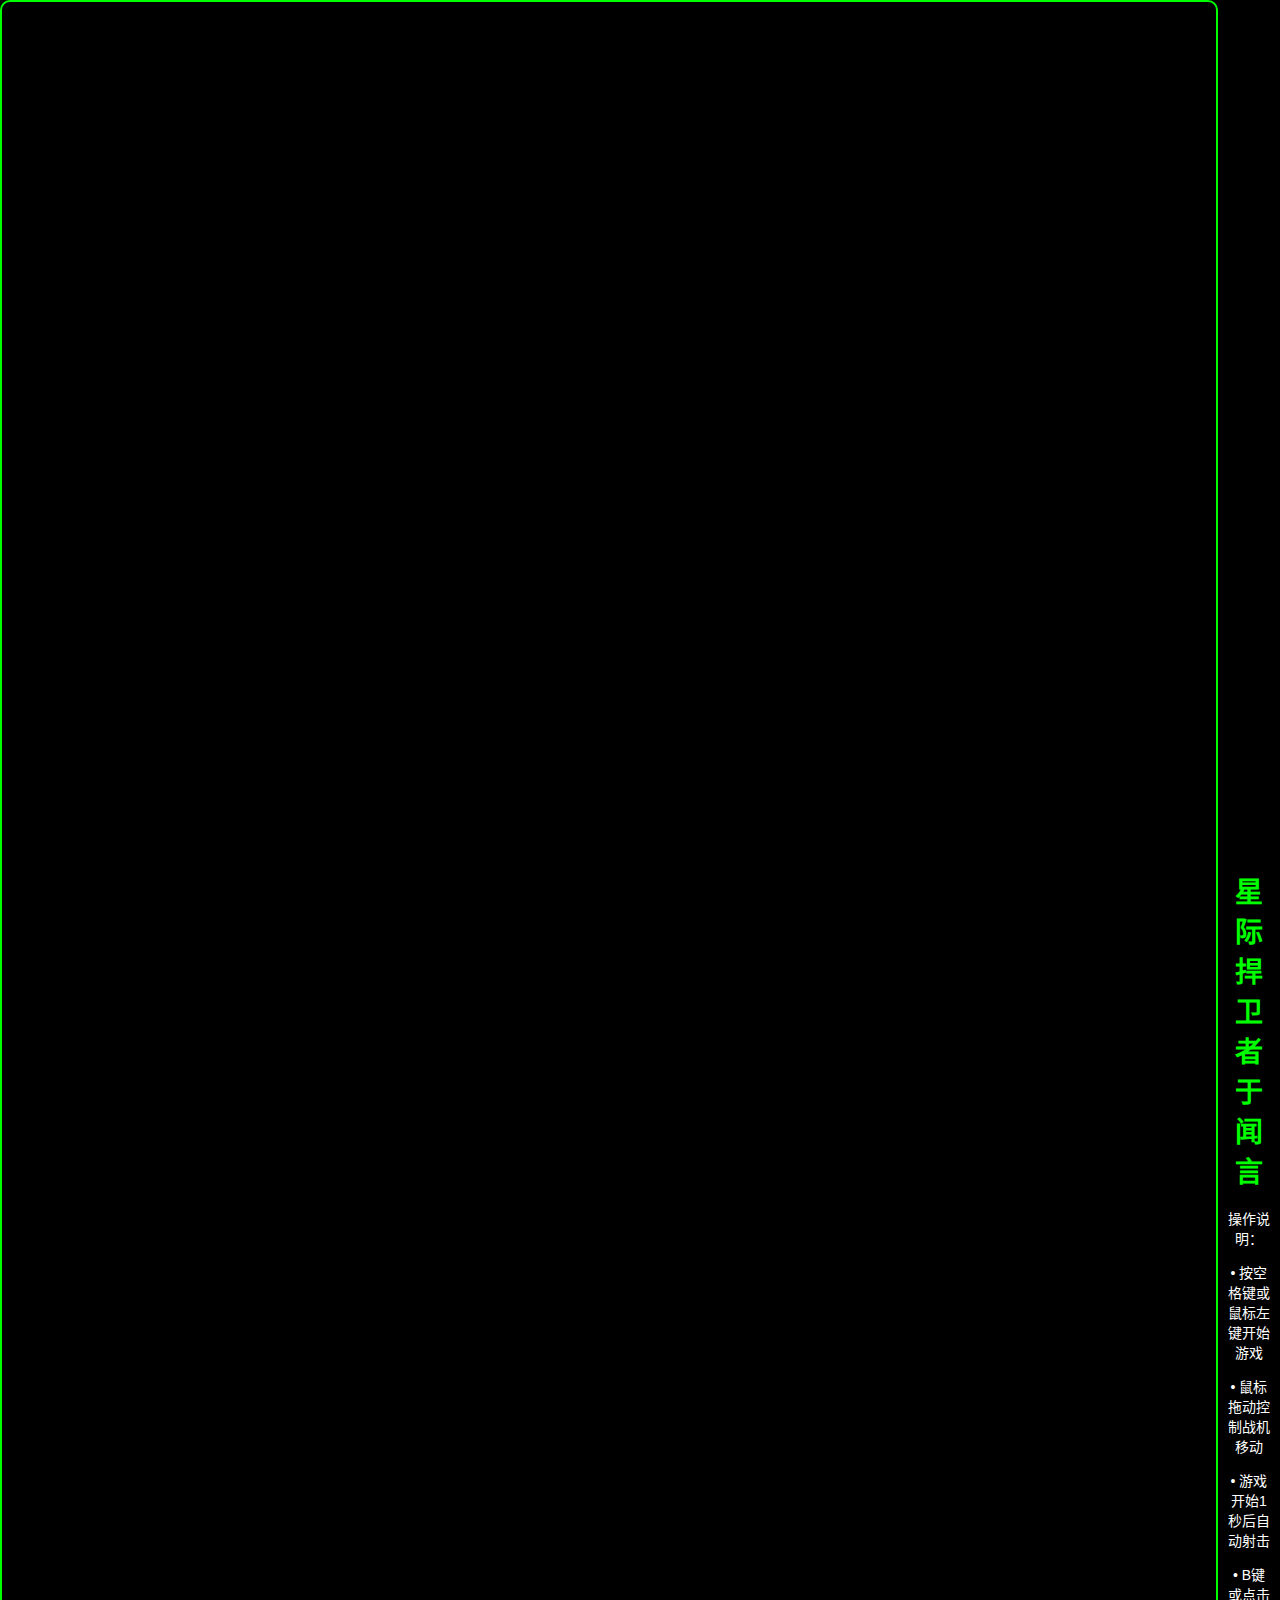
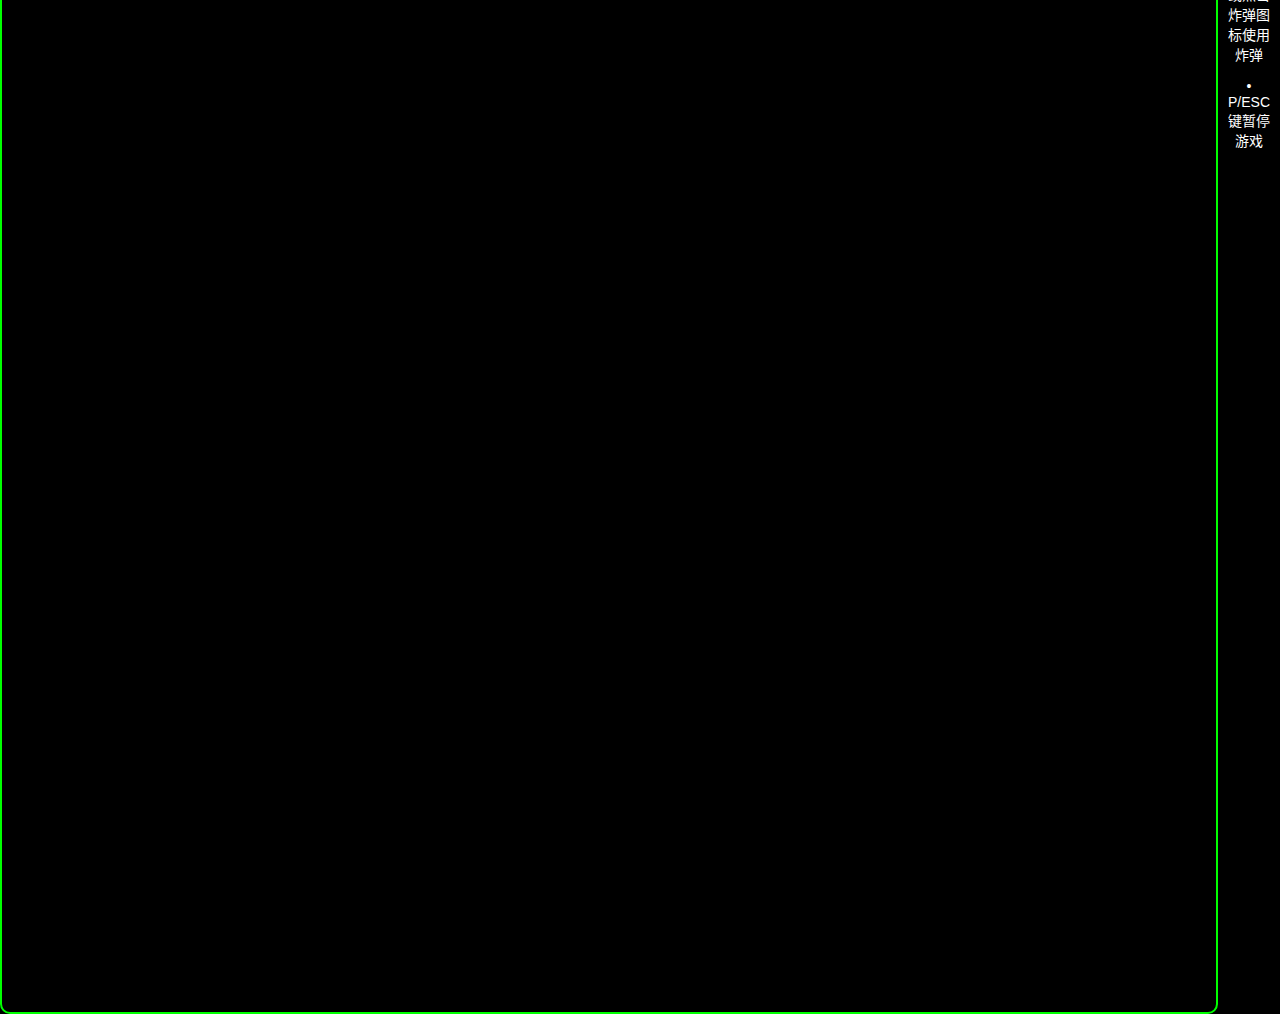
<file: star_defender_web.html>
<!DOCTYPE html>
<html lang="zh-CN">
<head>
    <meta charset="UTF-8">
    <meta name="viewport" content="width=device-width, initial-scale=1.0">
    <title>星际捍卫者于闻言</title>
    <!-- 引入PyScript库 -->
    <link rel="stylesheet" href="https://pyscript.net/latest/pyscript.css" />
    <script defer src="https://pyscript.net/latest/pyscript.js"></script>
    <style>
        body {
            margin: 0;
            padding: 0;
            display: flex;
            justify-content: center;
            align-items: center;
            min-height: 100vh;
            background-color: #000;
            font-family: Arial, sans-serif;
        }
        #game-container {
            border: 2px solid #00ff00;
            border-radius: 10px;
            overflow: hidden;
        }
        h1 {
            color: #00ff00;
            text-align: center;
            margin-top: 20px;
        }
        .instructions {
            color: #ffffff;
            text-align: center;
            margin: 10px;
            font-size: 14px;
        }
    </style>
</head>
<body>
    <div id="game-container">
        <py-script>
            <!-- 这里将放置游戏代码 -->
            import pygame
            import sys
            import random
            
            # 初始化Pygame
            pygame.init()
            
            # 设置屏幕尺寸
            SCREEN_WIDTH = 400
            SCREEN_HEIGHT = 600
            
            # 游戏状态常量
            START_MENU = 0
            GAME_PLAYING = 1
            GAME_PAUSED = 2
            GAME_OVER = 3
            GAME_WON = 4
            
            # 颜色定义
            BLACK = (0, 0, 0)
            WHITE = (255, 255, 255)
            RED = (255, 0, 0)
            GREEN = (0, 255, 0)
            BLUE = (0, 0, 255)
            YELLOW = (255, 255, 0)
            CYAN = (0, 255, 255)
            MAGENTA = (255, 0, 255)
            
            # 游戏主类
            class StarDefender:
                def __init__(self):
                    self.screen = pygame.display.set_mode((SCREEN_WIDTH, SCREEN_HEIGHT))
                    pygame.display.set_caption("星际捍卫者于闻言")
                    self.clock = pygame.time.Clock()
                    self.fps = 60
                    
                    # 游戏状态
                    self.game_state = START_MENU
                    
                    # 游戏元素
                    self.background = Background()
                    
                    # 字体 - 使用系统自带的中文字体
                    try:
                        # 尝试使用微软雅黑字体
                        font_path = "C:/Windows/Fonts/msyh.ttc"
                        self.font_small = pygame.font.Font(font_path, 24)
                        self.font_medium = pygame.font.Font(font_path, 36)
                        self.font_large = pygame.font.Font(font_path, 48)
                    except Exception:
                        try:
                            # 尝试使用黑体字体
                            font_path = "C:/Windows/Fonts/simhei.ttf"
                            self.font_small = pygame.font.Font(font_path, 24)
                            self.font_medium = pygame.font.Font(font_path, 36)
                            self.font_large = pygame.font.Font(font_path, 48)
                        except Exception:
                            # 如果都失败，回退到默认字体
                            self.font_small = pygame.font.Font(None, 24)
                            self.font_medium = pygame.font.Font(None, 36)
                            self.font_large = pygame.font.Font(None, 48)
                    
                    # 游戏计时器
                    self.game_time = 0
                    
                    # 玩家
                    self.player = Player(self)
                    
                    # 子弹
                    self.bullets = []
                    
                    # 敌机
                    self.enemies = []
                    
                    # 敌机子弹
                    self.enemy_bullets = []
                    
                    # 粒子效果
                    self.particles = []
                    
                    # 道具
                    self.power_ups = []
                    
                    # 爆炸效果
                    self.explosions = []
                    
                    # 分数
                    self.score = 0
                    
                    # 关卡
                    self.level = 1
                    
                    # 炸弹数量
                    self.bombs = 3
                    
                    # 游戏统计
                    self.enemies_destroyed = 0
                    
                    # Boss相关
                    self.boss = None
                    self.boss_active = False
                    self.boss_health = 0
                    self.boss_max_health = 0
                    
                    # 无敌时间
                    self.invulnerable = False
                    self.invulnerable_time = 0
                    
                    # 暂停时的时间
                    self.paused_time = 0
                    # 游戏状态常量
                    self.START_MENU = 0
                    self.GAME_PLAYING = 1
                    self.GAME_PAUSED = 2
                    self.GAME_OVER = 3
                    self.GAME_WON = 4
                    
                    # 游戏状态
                    self.game_state = self.START_MENU
                    
                    # FPS设置
                    self.FPS = 60
                    self.clock = pygame.time.Clock()
                    
                    # 初始化游戏
                    self.reset_game()
                    
                def run(self):
                    """游戏主循环"""
                    while True:
                        self.handle_events()
                        
                        if self.game_state == self.GAME_PLAYING:
                            self.update()
                        
                        self.draw()
                        self.clock.tick(self.FPS)
                
                def handle_events(self):
                    """处理事件"""
                    for event in pygame.event.get():
                        if event.type == pygame.QUIT:
                            pygame.quit()
                            sys.exit()
                        
                        if event.type == pygame.KEYDOWN:
                            # 游戏菜单
                            if self.game_state == self.START_MENU:
                                if event.key == pygame.K_SPACE:
                                    self.start_game()
                            
                            # 游戏中
                            elif self.game_state == self.GAME_PLAYING:
                                if event.key == pygame.K_p or event.key == pygame.K_ESCAPE:
                                    self.pause_game()
                                elif event.key == pygame.K_b:
                                    self.use_bomb()
                            
                            # 暂停菜单
                            elif self.game_state == self.GAME_PAUSED:
                                if event.key == pygame.K_p or event.key == pygame.K_ESCAPE:
                                    self.resume_game()
                                elif event.key == pygame.K_r:
                                    self.restart_game()
                            
                            # 游戏结束或胜利
                            elif self.game_state in [self.GAME_OVER, self.GAME_WON]:
                                if event.key == pygame.K_r:
                                    self.restart_game()
                                elif event.key == pygame.K_q:
                                    pygame.quit()
                                    sys.exit()
                        
                        # 鼠标事件
                        elif event.type == pygame.MOUSEBUTTONDOWN:
                            if self.game_state == self.START_MENU:
                                self.start_game()
                
                def start_game(self):
                    """开始游戏"""
                    self.game_state = self.GAME_PLAYING
                    
                def pause_game(self):
                    """暂停游戏"""
                    self.game_state = self.GAME_PAUSED
                
                def resume_game(self):
                    """恢复游戏"""
                    self.game_state = self.GAME_PLAYING
                
                def restart_game(self):
                    """重新开始游戏"""
                    self.reset_game()
                    self.game_state = self.GAME_PLAYING
                
                def reset_game(self):
                    """重置游戏状态"""
                    self.score = 0
                    self.level = 1
                    self.player.reset()
                    
                    # 清空对象
                    self.bullets.clear()
                    self.enemies.clear()
                    self.enemy_bullets.clear()
                    self.particles.clear()
                    self.power_ups.clear()
                    self.explosions.clear()
                    
                    # 重置Boss
                    self.boss = None
                    self.boss_active = False
                    
                    # 游戏计时器
                    self.game_timer = pygame.time.get_ticks()
                    self.enemy_spawn_timer = 0
                    self.enemy_spawn_interval = 1000  # 初始1秒生成一个敌人
                
                def update(self):
                    """更新游戏状态"""
                    current_time = pygame.time.get_ticks()
                    
                    # 更新背景
                    self.background.update()
                    
                    # 更新玩家
                    self.player.update()
                    
                    # 检查玩家是否死亡
                    if self.player.lives <= 0:
                        self.game_over()
                        return
                    
                    # 更新子弹
                    for bullet in self.bullets[:]:
                        bullet.update()
                        if bullet.y < 0:
                            self.bullets.remove(bullet)
                    
                    # 更新敌机
                    for enemy in self.enemies[:]:
                        enemy.update(self)
                        if enemy.y > SCREEN_HEIGHT:
                            self.enemies.remove(enemy)
                    
                    # 更新敌机子弹
                    for bullet in self.enemy_bullets[:]:
                        bullet.update()
                        if bullet.y > SCREEN_HEIGHT:
                            self.enemy_bullets.remove(bullet)
                    
                    # 更新粒子效果
                    for particle in self.particles[:]:
                        particle.update()
                        if particle.life <= 0:
                            self.particles.remove(particle)
                    
                    # 更新爆炸效果
                    for explosion in self.explosions[:]:
                        explosion.update()
                        if explosion.life <= 0:
                            self.explosions.remove(explosion)
                    
                    # 更新道具
                    for power_up in self.power_ups[:]:
                        power_up.update()
                        if power_up.y > SCREEN_HEIGHT:
                            self.power_ups.remove(power_up)
                    
                    # 生成敌人
                    if current_time - self.enemy_spawn_timer > self.enemy_spawn_interval:
                        x = random.randint(50, SCREEN_WIDTH - 50)
                        enemy_type = random.choice([1, 2, 3])
                        enemy = Enemy(x, -50, enemy_type)
                        self.enemies.append(enemy)
                        self.enemy_spawn_timer = current_time
                    
                    # 检查碰撞
                    self.check_collisions()
                
                def draw(self):
                    """绘制游戏画面"""
                    self.background.draw(screen)
                    
                    # 绘制游戏元素
                    if self.game_state in [self.GAME_PLAYING, self.GAME_PAUSED]:
                        # 绘制玩家
                        self.player.draw(screen)
                        
                        # 绘制子弹
                        for bullet in self.bullets:
                            bullet.draw(screen)
                        
                        # 绘制敌人
                        for enemy in self.enemies:
                            enemy.draw(screen)
                        
                        # 绘制敌机子弹
                        for bullet in self.enemy_bullets:
                            bullet.draw(screen)
                        
                        # 绘制粒子效果
                        for particle in self.particles:
                            particle.draw(screen)
                        
                        # 绘制爆炸效果
                        for explosion in self.explosions:
                            explosion.draw(screen)
                        
                        # 绘制道具
                        for power_up in self.power_ups:
                            power_up.draw(screen)
                        
                        # 绘制Boss
                        if self.boss and self.boss_active:
                            self.boss.draw(screen)
                            self.draw_boss_health_bar()
                        
                        # 绘制UI
                        self.draw_ui()
                    
                    # 绘制菜单
                    if self.game_state == self.START_MENU:
                        self.draw_start_menu()
                    elif self.game_state == self.GAME_PAUSED:
                        self.draw_pause_menu()
                    elif self.game_state == self.GAME_OVER:
                        self.draw_game_over()
                    elif self.game_state == self.GAME_WON:
                        self.draw_game_won()
                    
                    pygame.display.flip()
                
                def start_game(self):
                    """开始游戏"""
                    self.game_state = self.GAME_PLAYING
                
                def pause_game(self):
                    """暂停游戏"""
                    self.game_state = self.GAME_PAUSED
                
                def resume_game(self):
                    """恢复游戏"""
                    self.game_state = self.GAME_PLAYING
                
                def restart_game(self):
                    """重新开始游戏"""
                    self.reset_game()
                    self.game_state = self.GAME_PLAYING
                
                def game_over(self):
                    """游戏结束"""
                    self.game_state = self.GAME_OVER
                
                def game_won(self):
                    """游戏胜利"""
                    self.game_state = self.GAME_WON
                
                def use_bomb(self):
                    """使用全屏轰炸"""
                    pass
                
                def create_explosion(self, x, y):
                    """创建爆炸效果"""
                    explosion = Explosion(x, y)
                    self.explosions.append(explosion)
                
                def check_collisions(self):
                    """检查碰撞"""
                    pass
                
                def draw_ui(self):
                    """绘制UI"""
                    pass
                
                def draw_boss_health_bar(self):
                    """绘制Boss血条"""
                    pass
                
                def draw_start_menu(self):
                    """绘制开始菜单"""
                    # 半透明背景
                    overlay = pygame.Surface((SCREEN_WIDTH, SCREEN_HEIGHT))
                    overlay.fill(BLACK)
                    overlay.set_alpha(180)
                    screen.blit(overlay, (0, 0))
                    
                    # 标题
                    title = self.font_large.render("星际捍卫者于闻言", True, WHITE)
                    title_rect = title.get_rect(center=(SCREEN_WIDTH // 2, SCREEN_HEIGHT // 2 - 100))
                    screen.blit(title, title_rect)
                    
                    # 副标题
                    subtitle = self.font_medium.render("Star Defender", True, CYAN)
                    subtitle_rect = subtitle.get_rect(center=(SCREEN_WIDTH // 2, SCREEN_HEIGHT // 2 - 50))
                    screen.blit(subtitle, subtitle_rect)
                    
                    # 提示
                    hint = self.font_small.render("按空格键或鼠标左键开始游戏", True, WHITE)
                    hint_rect = hint.get_rect(center=(SCREEN_WIDTH // 2, SCREEN_HEIGHT // 2 + 50))
                    screen.blit(hint, hint_rect)
                    
                    # 操作说明
                    controls = [
                        "操作说明:",
                        "- 鼠标拖动: 移动战机",
                        "- 游戏开始1秒后自动射击",
                        "- B键或点击炸弹图标: 使用全屏轰炸",
                        "- P键: 暂停游戏"
                    ]
                    
                    for i, line in enumerate(controls):
                        text = self.font_small.render(line, True, WHITE)
                        text_rect = text.get_rect(center=(SCREEN_WIDTH // 2, SCREEN_HEIGHT // 2 + 100 + i * 25))
                        screen.blit(text, text_rect)
                
                def draw_pause_menu(self):
                    """绘制暂停菜单"""
                    # 半透明背景
                    overlay = pygame.Surface((SCREEN_WIDTH, SCREEN_HEIGHT))
                    overlay.fill(BLACK)
                    overlay.set_alpha(180)
                    screen.blit(overlay, (0, 0))
                    
                    # 标题
                    title = self.font_large.render("游戏暂停", True, WHITE)
                    title_rect = title.get_rect(center=(SCREEN_WIDTH // 2, SCREEN_HEIGHT // 2 - 50))
                    screen.blit(title, title_rect)
                    
                    # 提示
                    hint1 = self.font_medium.render("按P键或ESC键继续", True, WHITE)
                    hint1_rect = hint1.get_rect(center=(SCREEN_WIDTH // 2, SCREEN_HEIGHT // 2 + 20))
                    screen.blit(hint1, hint1_rect)
                    
                    hint2 = self.font_medium.render("按R键重新开始", True, WHITE)
                    hint2_rect = hint2.get_rect(center=(SCREEN_WIDTH // 2, SCREEN_HEIGHT // 2 + 60))
                    screen.blit(hint2, hint2_rect)
                
                def draw_game_over(self):
                    """绘制游戏结束界面"""
                    # 半透明背景
                    overlay = pygame.Surface((SCREEN_WIDTH, SCREEN_HEIGHT))
                    overlay.fill(BLACK)
                    overlay.set_alpha(180)
                    screen.blit(overlay, (0, 0))
                    
                    # 标题
                    title = self.font_large.render("游戏结束", True, RED)
                    title_rect = title.get_rect(center=(SCREEN_WIDTH // 2, SCREEN_HEIGHT // 2 - 50))
                    screen.blit(title, title_rect)
                    
                    # 分数
                    score_text = self.font_medium.render(f"最终分数: {self.score}", True, WHITE)
                    score_rect = score_text.get_rect(center=(SCREEN_WIDTH // 2, SCREEN_HEIGHT // 2 + 20))
                    screen.blit(score_text, score_rect)
                    
                    # 提示
                    hint1 = self.font_medium.render("按R键重新开始", True, WHITE)
                    hint1_rect = hint1.get_rect(center=(SCREEN_WIDTH // 2, SCREEN_HEIGHT // 2 + 70))
                    screen.blit(hint1, hint1_rect)
                    
                    hint2 = self.font_medium.render("按Q键退出", True, WHITE)
                    hint2_rect = hint2.get_rect(center=(SCREEN_WIDTH // 2, SCREEN_HEIGHT // 2 + 110))
                    screen.blit(hint2, hint2_rect)
                
                def draw_game_won(self):
                    """绘制游戏胜利界面"""
                    # 半透明背景
                    overlay = pygame.Surface((SCREEN_WIDTH, SCREEN_HEIGHT))
                    overlay.fill(BLACK)
                    overlay.set_alpha(180)
                    screen.blit(overlay, (0, 0))
                    
                    # 标题
                    title = self.font_large.render("游戏胜利", True, GREEN)
                    title_rect = title.get_rect(center=(SCREEN_WIDTH // 2, SCREEN_HEIGHT // 2 - 50))
                    screen.blit(title, title_rect)
                    
                    # 分数
                    score_text = self.font_medium.render(f"最终分数: {self.score}", True, WHITE)
                    score_rect = score_text.get_rect(center=(SCREEN_WIDTH // 2, SCREEN_HEIGHT // 2 + 20))
                    screen.blit(score_text, score_rect)
                    
                    # 提示
                    hint1 = self.font_medium.render("按R键重新开始", True, WHITE)
                    hint1_rect = hint1.get_rect(center=(SCREEN_WIDTH // 2, SCREEN_HEIGHT // 2 + 70))
                    screen.blit(hint1, hint1_rect)
                    
                    hint2 = self.font_medium.render("按Q键退出", True, WHITE)
                    hint2_rect = hint2.get_rect(center=(SCREEN_WIDTH // 2, SCREEN_HEIGHT // 2 + 110))
                    screen.blit(hint2, hint2_rect)
            
            # 背景类
            class Background:
                def __init__(self):
                    self.stars = []
                    for _ in range(100):
                        x = random.randint(0, SCREEN_WIDTH)
                        y = random.randint(0, SCREEN_HEIGHT)
                        speed = random.uniform(0.5, 2.0)
                        size = random.randint(1, 3)
                        color = (random.randint(100, 255), random.randint(100, 255), random.randint(100, 255))
                        self.stars.append((x, y, speed, size, color))
                
                def update(self):
                    for i in range(len(self.stars)):
                        x, y, speed, size, color = self.stars[i]
                        y += speed
                        if y > SCREEN_HEIGHT:
                            y = 0
                            x = random.randint(0, SCREEN_WIDTH)
                        self.stars[i] = (x, y, speed, size, color)
                
                def draw(self, screen):
                    screen.fill(BLACK)
                    for star in self.stars:
                        x, y, speed, size, color = star
                        pygame.draw.circle(screen, color, (int(x), int(y)), size)
            
            # 玩家类
            class Player:
                def __init__(self, game):
                    self.game = game  # 引用游戏实例
                    self.width = 40
                    self.height = 60
                    self.x = SCREEN_WIDTH // 2 - self.width // 2
                    self.y = SCREEN_HEIGHT - 100
                    self.speed = 8
                    self.lives = 3
                    self.invulnerable = False
                    self.invulnerable_time = 0
                    self.invulnerable_duration = 1000  # 1秒无敌时间
                    
                    # 子弹相关
                    self.shoot_timer = 0
                    self.shoot_interval = 200  # 200毫秒发射一次
                    
                    # 碰撞矩形
                    self.rect = pygame.Rect(self.x, self.y, self.width, self.height)
                    
                    # 鼠标控制
                    self.mouse_down = False
                    self.target_x = self.x
                    
                    # 自动射击相关
                    self.game_start_time = 0
                    self.auto_shoot_enabled = False
                
                def reset(self):
                    """重置玩家状态"""
                    self.x = SCREEN_WIDTH // 2 - self.width // 2
                    self.y = SCREEN_HEIGHT - 100
                    self.lives = 3
                    self.invulnerable = False
                    self.invulnerable_time = 0
                    self.shoot_timer = 0
                    self.target_x = self.x
                    self.rect.topleft = (self.x, self.y)
                    self.game_start_time = pygame.time.get_ticks()
                    self.auto_shoot_enabled = False
                
                def update(self):
                    """更新玩家状态"""
                    current_time = pygame.time.get_ticks()
                    
                    # 鼠标控制
                    self.handle_mouse_control()
                    
                    # 移动
                    if abs(self.target_x - self.x) > 5:
                        if self.target_x > self.x:
                            self.x += self.speed
                        else:
                            self.x -= self.speed
                    
                    # 边界检查
                    self.x = max(0, min(SCREEN_WIDTH - self.width, self.x))
                    
                    # 更新碰撞矩形
                    self.rect.topleft = (self.x, self.y)
                    
                    # 自动射击控制
                    if not self.auto_shoot_enabled:
                        if current_time - self.game_start_time > 1000:  # 1秒后启用自动射击
                            self.auto_shoot_enabled = True
                    
                    # 自动射击
                    if self.mouse_down or self.auto_shoot_enabled:
                        self.shoot()
                    
                    # 更新无敌状态
                    if self.invulnerable:
                        if current_time - self.invulnerable_time > self.invulnerable_duration:
                            self.invulnerable = False
                
                def handle_mouse_control(self):
                    """处理鼠标控制"""
                    mouse_buttons = pygame.mouse.get_pressed()
                    self.mouse_down = mouse_buttons[0]
                    
                    if self.mouse_down:
                        mouse_x, mouse_y = pygame.mouse.get_pos()
                        self.target_x = mouse_x - self.width // 2
                
                def shoot(self):
                    """射击"""
                    current_time = pygame.time.get_ticks()
                    if current_time - self.shoot_timer > self.shoot_interval:
                        bullet = Bullet(self.x + self.width // 2 - 2, self.y, 4, -10)
                        self.game.bullets.append(bullet)
                        self.shoot_timer = current_time
                
                def take_damage(self):
                    """玩家受伤"""
                    if not self.invulnerable:
                        self.lives -= 1
                        self.invulnerable = True
                        self.invulnerable_time = pygame.time.get_ticks()
                        return True
                    return False
                
                def draw(self, screen):
                    """绘制玩家"""
                    # 绘制玩家战机
                    pygame.draw.polygon(screen, WHITE, [
                        (self.x + self.width // 2, self.y),
                        (self.x, self.y + self.height),
                        (self.x + self.width, self.y + self.height)
                    ])
                    
                    # 绘制机翼
                    pygame.draw.polygon(screen, CYAN, [
                        (self.x + self.width // 4, self.y + self.height // 2),
                        (self.x - self.width // 4, self.y + self.height // 4),
                        (self.x + self.width // 4, self.y + self.height // 3)
                    ])
                    
                    pygame.draw.polygon(screen, CYAN, [
                        (self.x + 3 * self.width // 4, self.y + self.height // 2),
                        (self.x + 5 * self.width // 4, self.y + self.height // 4),
                        (self.x + 3 * self.width // 4, self.y + self.height // 3)
                    ])
                    
                    # 绘制引擎
                    pygame.draw.rect(screen, YELLOW, (
                        self.x + self.width // 4, 
                        self.y + self.height - 10, 
                        self.width // 2, 
                        10
                    ))
            
            # 子弹类
            class Bullet:
                def __init__(self, x, y, width, speed):
                    self.x = x
                    self.y = y
                    self.width = width
                    self.height = 10
                    self.speed = speed
                    self.rect = pygame.Rect(x, y, width, self.height)
                
                def update(self):
                    """更新子弹位置"""
                    self.y += self.speed
                    self.rect.y = self.y
                
                def draw(self, screen):
                    """绘制子弹"""
                    pygame.draw.rect(screen, YELLOW, self.rect)
            
            # 敌机类
            class Enemy:
                def __init__(self, x, y, type=1):
                    self.x = x
                    self.y = y
                    self.type = type
                    
                    if type == 1:
                        self.width = 30
                        self.height = 30
                        self.speed = 2
                        self.health = 1
                        self.color = RED
                        self.points = 10
                    elif type == 2:
                        self.width = 40
                        self.height = 40
                        self.speed = 1
                        self.health = 3
                        self.color = MAGENTA
                        self.points = 30
                    else:
                        self.width = 50
                        self.height = 50
                        self.speed = 0.5
                        self.health = 5
                        self.color = ORANGE
                        self.points = 50
                    
                    self.rect = pygame.Rect(x, y, self.width, self.height)
                    self.shoot_timer = 0
                    self.shoot_interval = random.randint(1000, 3000)
                
                def update(self, game):
                    """更新敌机状态"""
                    self.y += self.speed
                    self.rect.topleft = (self.x, self.y)
                    
                    # 射击
                    current_time = pygame.time.get_ticks()
                    if current_time - self.shoot_timer > self.shoot_interval:
                        self.shoot(game)
                        self.shoot_timer = current_time
                
                def shoot(self, game):
                    """敌机射击"""
                    bullet = Bullet(self.x + self.width // 2 - 2, self.y + self.height, 4, 5)
                    game.enemy_bullets.append(bullet)
                
                def take_damage(self, damage=1):
                    """敌机受伤"""
                    self.health -= damage
                    return self.health <= 0
                
                def draw(self, screen):
                    """绘制敌机"""
                    pygame.draw.rect(screen, self.color, self.rect)
                    
                    # 绘制敌机细节
                    if self.type == 2:
                        pygame.draw.circle(screen, YELLOW, 
                                          (self.x + self.width // 2, self.y + self.height // 2), 
                                          5)
                    elif self.type == 3:
                        pygame.draw.polygon(screen, YELLOW, [
                            (self.x + self.width // 2, self.y),
                            (self.x, self.y + self.height // 2),
                            (self.x + self.width, self.y + self.height // 2)
                        ])
            
            # 子弹类
            class Bullet:
                def __init__(self, x, y, width, speed):
                    self.x = x
                    self.y = y
                    self.width = width
                    self.height = 10
                    self.speed = speed
                    self.rect = pygame.Rect(x, y, width, self.height)
                
                def update(self):
                    """更新子弹位置"""
                    self.y += self.speed
                    self.rect.topleft = (self.x, self.y)
                
                def draw(self, screen):
                    """绘制子弹"""
                    pygame.draw.rect(screen, YELLOW, self.rect)
            
            # 粒子类
            class Particle:
                def __init__(self, x, y, color, size, speed_x, speed_y, lifetime=1000):
                    self.x = x
                    self.y = y
                    self.color = color
                    self.size = size
                    self.speed_x = speed_x
                    self.speed_y = speed_y
                    self.lifetime = lifetime
                    self.birth_time = pygame.time.get_ticks()
                
                def update(self):
                    """更新粒子状态"""
                    self.x += self.speed_x
                    self.y += self.speed_y
                    self.size *= 0.95
                
                def is_alive(self):
                    """检查粒子是否存活"""
                    return pygame.time.get_ticks() - self.birth_time < self.lifetime
                
                def draw(self, screen):
                    """绘制粒子"""
                    pygame.draw.circle(screen, self.color, (int(self.x), int(self.y)), int(self.size))
            
            # 爆炸类
            class Explosion:
                def __init__(self, x, y, size=50):
                    self.x = x
                    self.y = y
                    self.size = size
                    self.max_size = size
                    self.lifetime = 500
                    self.birth_time = pygame.time.get_ticks()
                
                def update(self):
                    """更新爆炸状态"""
                    self.size -= 0.5
                
                def is_alive(self):
                    """检查爆炸是否存活"""
                    return pygame.time.get_ticks() - self.birth_time < self.lifetime
                
                def draw(self, screen):
                    """绘制爆炸"""
                    alpha = int(255 * (1 - (pygame.time.get_ticks() - self.birth_time) / self.lifetime))
                    color = (255, 255, 0, alpha)
                    pygame.draw.circle(screen, color, (int(self.x), int(self.y)), int(self.size))
            
            # 道具类
            class PowerUp:
                def __init__(self, x, y, type=1):
                    self.x = x
                    self.y = y
                    self.type = type
                    self.width = 20
                    self.height = 20
                    self.speed = 3
                    self.rect = pygame.Rect(x, y, self.width, self.height)
                    
                    if type == 1:
                        self.color = GREEN
                        self.name = "bomb"
                    elif type == 2:
                        self.color = BLUE
                        self.name = "power"
                    else:
                        self.color = YELLOW
                        self.name = "life"
                
                def update(self):
                    """更新道具状态"""
                    self.y += self.speed
                    self.rect.topleft = (self.x, self.y)
                
                def draw(self, screen):
                    """绘制道具"""
                    pygame.draw.rect(screen, self.color, self.rect)
            
            # 主游戏循环
            if __name__ == "__main__":
                game = StarDefender()
                game.run()
        </py-script>
    </div>
    <div class="instructions">
        <h1>星际捍卫者于闻言</h1>
        <p>操作说明：</p>
        <p>• 按空格键或鼠标左键开始游戏</p>
        <p>• 鼠标拖动控制战机移动</p>
        <p>• 游戏开始1秒后自动射击</p>
        <p>• B键或点击炸弹图标使用炸弹</p>
        <p>• P/ESC键暂停游戏</p>
    </div>
</body>
</html>
</file>
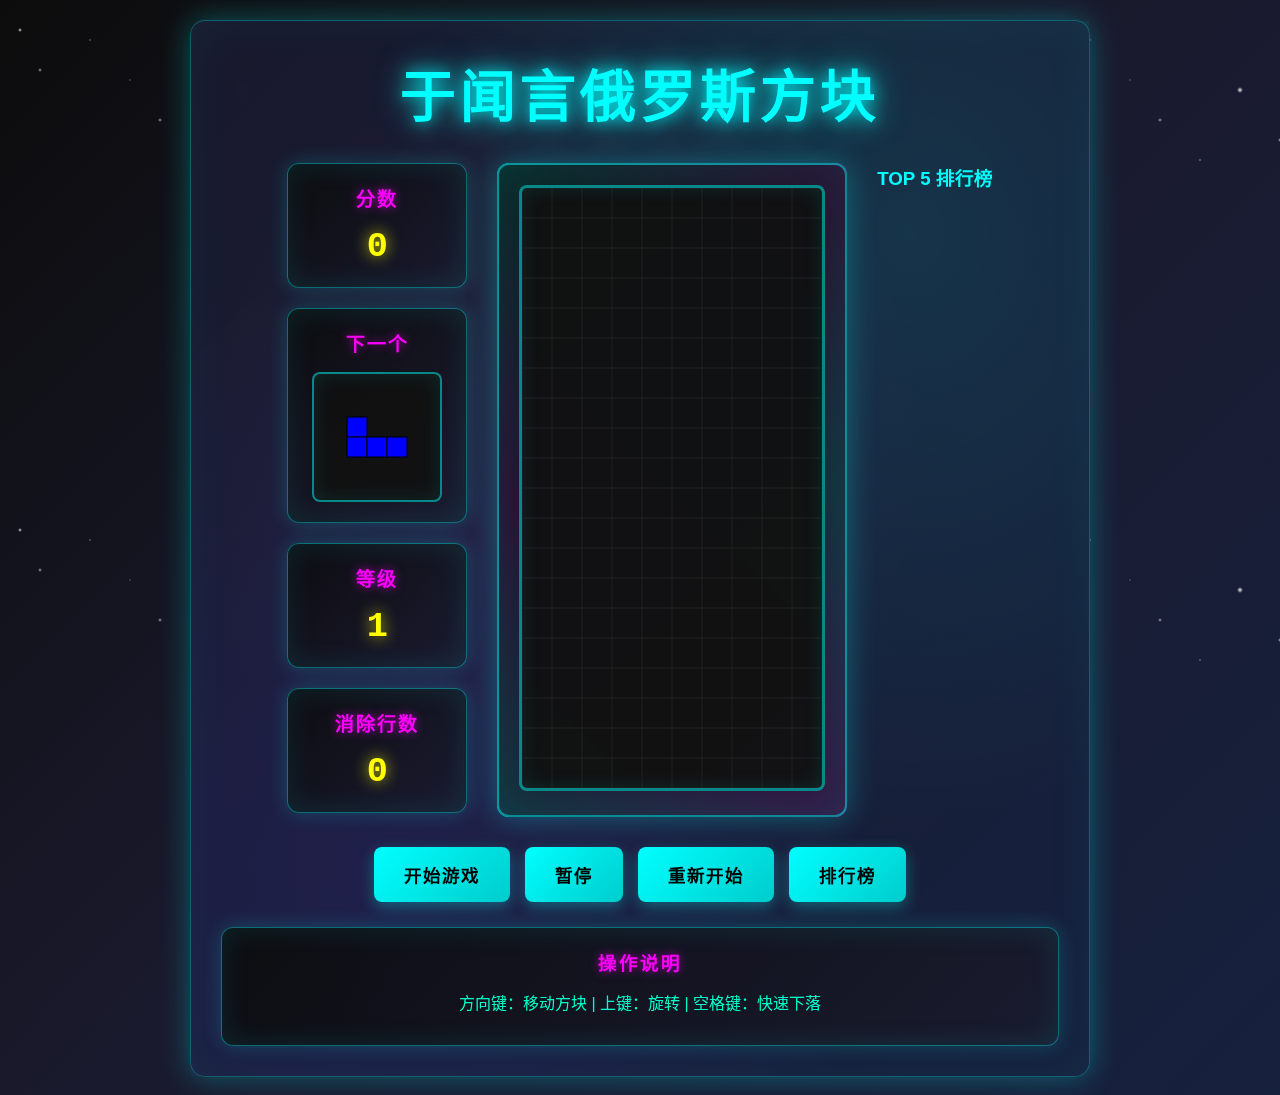
<file: tetris.html>
<!DOCTYPE html>
<html lang="zh-CN">
<head>
    <meta charset="UTF-8">
    <meta name="viewport" content="width=device-width, initial-scale=1.0">
    <title>于闻言俄罗斯方块</title>
    <link rel="stylesheet" href="styles/tetris.css">
</head>
<body>
    <div class="comet"></div>
    <div class="comet"></div>
    <div class="comet"></div>
    <div class="comet"></div>
    <div class="tetris-container">
        <h1>于闻言俄罗斯方块</h1>
        
        <div class="game-area">
            <div class="game-info">
                <div class="score-board">
                    <h3>分数</h3>
                    <div id="score">0</div>
                </div>
                <div class="next-piece">
                    <h3>下一个</h3>
                    <div id="nextPiece"></div>
                </div>
                <div class="level-board">
                    <h3>等级</h3>
                    <div id="level">1</div>
                </div>
                <div class="lines-board">
                    <h3>消除行数</h3>
                    <div id="lines">0</div>
                </div>
            </div>
            
            <div class="game-board">
                <canvas id="tetrisCanvas" width="300" height="600"></canvas>
            </div>
            
            <!-- 主界面右侧排行榜 -->
            <div class="leaderboard-sidebar">
                <h3>TOP 5 排行榜</h3>
                <div id="sidebarLeaderboardList"></div>
            </div>
        </div>
        
        <div class="controls">
            <button id="startBtn">开始游戏</button>
            <button id="pauseBtn">暂停</button>
            <button id="resetBtn">重新开始</button>
            <button id="leaderboardBtn">排行榜</button>
        </div>
        
        <div class="instructions">
            <h3>操作说明</h3>
            <p>方向键：移动方块 | 上键：旋转 | 空格键：快速下落</p>
        </div>
    </div>
    
    <!-- 排行榜模态框 -->
    <div id="leaderboardModal" class="modal">
        <div class="modal-content">
            <span class="close">&times;</span>
            <h2>排行榜</h2>
            <div id="leaderboardList"></div>
            <button id="closeLeaderboard">关闭</button>
        </div>
    </div>
    
    <!-- 游戏结束模态框 -->
    <div id="gameOverModal" class="modal">
        <div class="modal-content">
            <h2>游戏结束</h2>
            <div id="finalScore"></div>
            <input type="text" id="playerName" placeholder="输入你的名字">
            <button id="saveScore">保存分数</button>
            <button id="playAgain">再玩一次</button>
        </div>
    </div>
    
    <script src="scripts/tetris.js"></script>
</body>
</html>
</file>
<file: styles/characters.css>
* {
    margin: 0;
    padding: 0;
    box-sizing: border-box;
}

body {
    font-family: 'Arial', 'Microsoft YaHei', sans-serif;
    background: linear-gradient(135deg, #667eea 0%, #764ba2 100%);
    min-height: 100vh;
    display: flex;
    justify-content: center;
    align-items: center;
    color: #333;
}

.game-container {
    background: rgba(255, 255, 255, 0.95);
    border-radius: 20px;
    box-shadow: 0 20px 40px rgba(0, 0, 0, 0.1);
    padding: 30px;
    max-width: 900px;
    width: 100%;
    text-align: center;
}

.game-header {
    margin-bottom: 30px;
}

.game-header h1 {
    color: #667eea;
    font-size: 2.5em;
    margin-bottom: 20px;
    text-shadow: 2px 2px 4px rgba(0, 0, 0, 0.1);
}

.game-info {
    display: flex;
    justify-content: space-around;
    font-size: 1.2em;
    font-weight: bold;
    color: #555;
}

.game-main {
    margin-bottom: 30px;
}

.game-board {
    position: relative;
    width: 100%;
    height: 500px;
    margin-bottom: 30px;
    background: rgba(102, 126, 234, 0.1);
    border-radius: 15px;
    padding: 20px;
    overflow: hidden;
}

.character-layer {
    position: absolute;
    width: 100%;
    height: 100%;
    display: grid;
    grid-template-columns: repeat(8, 1fr);
    grid-template-rows: repeat(6, 1fr);
    gap: 8px;
    padding: 10px;
    transition: all 0.3s ease;
}

.layer-1 {
    z-index: 3;
    opacity: 1;
}

.layer-2 {
    z-index: 2;
    opacity: 0.7;
    transform: scale(0.95) translate(5px, 5px);
}

.layer-3 {
    z-index: 1;
    opacity: 0.5;
    transform: scale(0.9) translate(10px, 10px);
}

.character-item {
    background: linear-gradient(135deg, #ff6b6b, #ee5a24);
    border-radius: 10px;
    display: flex;
    justify-content: center;
    align-items: center;
    font-size: 2em;
    font-weight: bold;
    color: white;
    cursor: pointer;
    transition: all 0.3s ease;
    user-select: none;
    box-shadow: 0 4px 15px rgba(0, 0, 0, 0.2);
}

.character-item:hover {
    transform: scale(1.1);
    box-shadow: 0 8px 25px rgba(0, 0, 0, 0.3);
}

.character-item.selected {
    background: linear-gradient(135deg, #4ecdc4, #45b7d1);
    transform: scale(1.15);
    box-shadow: 0 8px 25px rgba(0, 0, 0, 0.4);
    border: 3px solid #fff;
}

.character-item.highlighted {
    background: linear-gradient(135deg, #feca57, #ff9ff3);
    animation: pulse 0.5s infinite alternate;
}

@keyframes pulse {
    from { transform: scale(1); }
    to { transform: scale(1.05); }
}

.character-item.matched {
    background: linear-gradient(135deg, #1dd1a1, #10ac84);
    animation: match-animation 0.6s ease-out forwards;
}

@keyframes match-animation {
    0% { transform: scale(1); opacity: 1; }
    50% { transform: scale(1.3); opacity: 0.8; }
    100% { transform: scale(0); opacity: 0; }
}

.game-controls {
    display: flex;
    justify-content: center;
    gap: 20px;
    margin-bottom: 20px;
}

button {
    background: linear-gradient(135deg, #667eea, #764ba2);
    color: white;
    border: none;
    padding: 12px 30px;
    font-size: 1.1em;
    font-weight: bold;
    border-radius: 25px;
    cursor: pointer;
    transition: all 0.3s ease;
    box-shadow: 0 4px 15px rgba(0, 0, 0, 0.2);
}

button:hover {
    transform: translateY(-2px);
    box-shadow: 0 6px 20px rgba(0, 0, 0, 0.3);
}

button:active {
    transform: translateY(0);
}

.selected-characters {
    display: flex;
    justify-content: center;
    gap: 30px;
    margin-top: 20px;
    font-size: 1.1em;
    color: #555;
}

.game-rules {
    background: rgba(102, 126, 234, 0.1);
    border-radius: 10px;
    padding: 20px;
    text-align: left;
    margin-top: 30px;
}

.game-rules h3 {
    color: #667eea;
    margin-bottom: 15px;
    text-align: center;
}

.game-rules ul {
    list-style: none;
    padding-left: 0;
}

.game-rules li {
    margin-bottom: 10px;
    padding-left: 20px;
    position: relative;
}

.game-rules li:before {
    content: "•";
    color: #667eea;
    font-weight: bold;
    position: absolute;
    left: 0;
}

.game-over-modal {
    position: fixed;
    top: 0;
    left: 0;
    width: 100%;
    height: 100%;
    background: rgba(0, 0, 0, 0.7);
    display: none;
    justify-content: center;
    align-items: center;
    z-index: 1000;
}

.game-over-modal.show {
    display: flex;
}

.modal-content {
    background: white;
    padding: 40px;
    border-radius: 20px;
    text-align: center;
    box-shadow: 0 20px 40px rgba(0, 0, 0, 0.3);
    max-width: 400px;
    width: 90%;
}

.modal-content h2 {
    color: #667eea;
    margin-bottom: 20px;
}

.modal-content p {
    font-size: 1.2em;
    margin-bottom: 30px;
    color: #555;
}

.modal-content button {
    width: 100%;
    max-width: 200px;
}

/* 响应式设计 */
@media (max-width: 768px) {
    .game-container {
        padding: 20px;
    }
    
    .game-header h1 {
        font-size: 2em;
    }
    
    .game-info {
        flex-direction: column;
        gap: 10px;
    }
    
    .game-board {
        height: 400px;
    }
    
    .character-layer {
        grid-template-columns: repeat(6, 1fr);
        grid-template-rows: repeat(8, 1fr);
    }
    
    .character-item {
        font-size: 1.5em;
    }
    
    .game-controls {
        flex-direction: column;
        align-items: center;
    }
    
    .selected-characters {
        flex-direction: column;
        gap: 10px;
    }
}

@media (max-width: 480px) {
    .game-board {
        height: 350px;
    }
    
    .character-layer {
        grid-template-columns: repeat(5, 1fr);
        grid-template-rows: repeat(10, 1fr);
        gap: 5px;
    }
    
    .character-item {
        font-size: 1.2em;
    }
}
</file>
<file: styles/chess.css>
/* 彩色背景 */
body {
    margin: 0;
    padding: 20px;
    font-family: 'Arial', sans-serif;
    background: linear-gradient(135deg, #667eea 0%, #764ba2 100%);
    min-height: 100vh;
    display: flex;
    justify-content: center;
    align-items: flex-start;
}

/* 主容器 */
.container {
    display: flex;
    gap: 30px;
    align-items: flex-start;
    max-width: 1400px;
    width: 100%;
}

/* 游戏容器 */
.game-container {
    text-align: center;
    background: rgba(255, 255, 255, 0.95);
    padding: 30px;
    border-radius: 20px;
    box-shadow: 
        0 20px 40px rgba(0, 0, 0, 0.2),
        inset 0 1px 0 rgba(255, 255, 255, 0.8);
    transform-style: preserve-3d;
}

/* 标题样式 */
h1 {
    color: #333;
    margin-bottom: 20px;
    font-size: 2.5em;
    text-shadow: 
        3px 3px 6px rgba(0, 0, 0, 0.2),
        0 0 10px rgba(102, 126, 234, 0.3);
    transform: translateZ(10px);
}

/* 棋盘样式 */
.chessboard {
    display: grid;
    grid-template-columns: repeat(8, 80px);
    grid-template-rows: repeat(8, 80px);
    gap: 0;
    margin: 20px auto;
    border: 8px solid #7b4317;
    border-radius: 8px;
    box-shadow: 
        0 20px 40px rgba(0, 0, 0, 0.3),
        inset 0 0 0 2px #333,
        inset 0 0 20px rgba(0, 0, 0, 0.2);
    background: linear-gradient(145deg, #7b4317, #5a300f);
    padding: 5px;
    perspective: 1000px;
}

/* 棋盘格子 */
.square {
    width: 80px;
    height: 80px;
    display: flex;
    justify-content: center;
    align-items: center;
    font-size: 50px; /* 大棋子 */
    cursor: pointer;
    transition: all 0.2s ease;
    position: relative;
    box-shadow: inset 0 0 10px rgba(0, 0, 0, 0.1);
    transform-style: preserve-3d;
}

/* 浅色格子 */
.light {
    background: linear-gradient(145deg, #f0d9b5, #d4b88e);
    box-shadow: 
        inset 0 1px 0 rgba(255, 255, 255, 0.8),
        inset 0 -1px 0 rgba(0, 0, 0, 0.2),
        inset 1px 0 0 rgba(255, 255, 255, 0.5),
        inset -1px 0 0 rgba(0, 0, 0, 0.3);
}

/* 深色格子 */
.dark {
    background: linear-gradient(145deg, #b58863, #9a7048);
    box-shadow: 
        inset 0 1px 0 rgba(255, 255, 255, 0.3),
        inset 0 -1px 0 rgba(0, 0, 0, 0.4),
        inset 1px 0 0 rgba(255, 255, 255, 0.2),
        inset -1px 0 0 rgba(0, 0, 0, 0.5);
}

/* 选中效果 */
.square.selected {
    background: linear-gradient(145deg, #ffeb3b, #fbc02d) !important;
    box-shadow: 
        0 5px 15px rgba(255, 235, 59, 0.5),
        inset 0 1px 0 rgba(255, 255, 255, 0.8),
        inset 0 -1px 0 rgba(0, 0, 0, 0.3);
    transform: translateY(-2px);
}

/* 可移动位置标记 */
.square.valid-move::after {
    content: '';
    position: absolute;
    width: 20px;
    height: 20px;
    background-color: rgba(0, 255, 0, 0.5);
    border-radius: 50%;
}

/* 吃子位置标记 */
.square.valid-capture::after {
    content: '';
    position: absolute;
    width: 60px;
    height: 60px;
    background-color: rgba(255, 0, 0, 0.3);
    border-radius: 50%;
}

/* 悬停效果 */
.square:hover {
    transform: scale(1.05) translateY(-3px);
    z-index: 1;
    box-shadow: 
        0 5px 15px rgba(0, 0, 0, 0.3),
        inset 0 1px 0 rgba(255, 255, 255, 0.8),
        inset 0 -1px 0 rgba(0, 0, 0, 0.2);
}

/* 棋子样式 - 添加立体效果 */
.square[data-piece] {
    text-shadow: 
        2px 2px 4px rgba(0, 0, 0, 0.3),
        0 0 10px rgba(255, 255, 255, 0.5);
    transform: translateZ(10px);
    transition: transform 0.2s ease;
}

/* 棋子悬停效果 */
.square:hover[data-piece] {
    text-shadow: 
        3px 3px 6px rgba(0, 0, 0, 0.5),
        0 0 15px rgba(255, 255, 255, 0.8);
    transform: translateZ(20px);
}

/* 游戏信息区域 */
.game-info {
    margin-top: 20px;
    display: flex;
    justify-content: space-between;
    align-items: center;
    flex-wrap: wrap;
    gap: 20px;
}

/* 回合指示器 */
.turn-indicator {
    display: flex;
    flex-direction: column;
    gap: 10px;
    text-align: left;
}

.turn-indicator p {
    margin: 0;
    font-size: 1.2em;
    font-weight: bold;
    color: #333;
}

#current-turn {
    color: #667eea;
}

/* 控制按钮 */
.controls button {
    background: linear-gradient(135deg, #667eea 0%, #764ba2 100%);
    color: white;
    border: none;
    padding: 12px 24px;
    margin: 0 10px;
    border-radius: 25px;
    font-size: 1em;
    cursor: pointer;
    transition: all 0.3s ease;
    box-shadow: 
        0 6px 20px rgba(102, 126, 234, 0.4),
        inset 0 1px 0 rgba(255, 255, 255, 0.3),
        inset 0 -1px 0 rgba(0, 0, 0, 0.2);
    transform: translateY(0);
}

.controls button:hover {
    transform: translateY(-2px);
    box-shadow: 0 6px 20px rgba(102, 126, 234, 0.6);
}

.controls button:active {
    transform: translateY(0);
}

/* 排行榜容器 */
.leaderboard-container {
    background: rgba(255, 255, 255, 0.95);
    padding: 30px;
    border-radius: 20px;
    box-shadow: 
        0 20px 40px rgba(0, 0, 0, 0.2),
        inset 0 1px 0 rgba(255, 255, 255, 0.8);
    flex: 1;
    min-width: 300px;
    max-width: 400px;
}

/* 排行榜标题 */
.leaderboard-container h2 {
    color: #333;
    margin-bottom: 20px;
    font-size: 2em;
    text-align: center;
    text-shadow: 
        2px 2px 4px rgba(0, 0, 0, 0.2),
        0 0 10px rgba(102, 126, 234, 0.3);
}

/* 玩家输入区域 */
.player-input {
    display: flex;
    flex-direction: column;
    gap: 15px;
    margin-bottom: 25px;
}

.input-group {
    display: flex;
    flex-direction: column;
    gap: 5px;
}

.input-group label {
    font-weight: bold;
    color: #555;
}

.input-group input {
    padding: 10px;
    border: 2px solid #ddd;
    border-radius: 8px;
    font-size: 1em;
    transition: all 0.3s ease;
}

.input-group input:focus {
    outline: none;
    border-color: #667eea;
    box-shadow: 0 0 10px rgba(102, 126, 234, 0.3);
}

/* 排行榜表格 */
.leaderboard {
    width: 100%;
}

#leaderboard-table {
    width: 100%;
    border-collapse: collapse;
}

#leaderboard-table th,
#leaderboard-table td {
    padding: 12px;
    text-align: center;
    border-bottom: 1px solid #eee;
}

#leaderboard-table th {
    background: linear-gradient(135deg, #667eea 0%, #764ba2 100%);
    color: white;
    font-weight: bold;
}

#leaderboard-table tr:nth-child(even) {
    background-color: #f9f9f9;
}

#leaderboard-table tr:hover {
    background-color: #f5f5f5;
}

/* 响应式设计 */
@media (max-width: 1200px) {
    .container {
        flex-direction: column;
        align-items: center;
    }
    
    .leaderboard-container {
        max-width: 100%;
        width: 100%;
    }
}

@media (max-width: 768px) {
    .chessboard {
        grid-template-columns: repeat(8, 60px);
        grid-template-rows: repeat(8, 60px);
    }
    
    .square {
        width: 60px;
        height: 60px;
        font-size: 35px;
    }
    
    h1 {
        font-size: 2em;
    }
    
    .game-info {
        flex-direction: column;
        gap: 15px;
    }
    
    .container {
        padding: 10px;
        gap: 20px;
    }
    
    .game-container,
    .leaderboard-container {
        padding: 20px;
    }
    
    #leaderboard-table th,
    #leaderboard-table td {
        padding: 8px;
        font-size: 0.9em;
    }
}
</file>
<file: styles/style.css>
/* 全局样式重置 */
* {
    margin: 0;
    padding: 0;
    box-sizing: border-box;
}

/* 全局变量定义 */
:root {
    /* 配色方案 */
    --primary-color: #2563EB;
    --secondary-color: #FFFFFF;
    --accent-color: #F97316;
    --un-blue: #0072C6;
    --bg-gradient-start: #F1F5F9;
    --bg-gradient-end: #E2E8F0;
    --text-color: #1E293B;
    --text-secondary: #64748B;
    --border-color: rgba(37, 99, 235, 0.2);
    --shadow-color: rgba(0, 0, 0, 0.1);
    
    /* 字体系统 */
    --font-family: 'Inter', -apple-system, BlinkMacSystemFont, sans-serif;
    --font-mono: 'JetBrains Mono', monospace;
    
    /* 文字层级 */
    --font-size-h1: 3rem;
    --font-size-h2: 2rem;
    --font-size-h3: 1.5rem;
    --font-size-body: 1rem;
    
    /* 间距 */
    --spacing-xs: 0.5rem;
    --spacing-sm: 1rem;
    --spacing-md: 2rem;
    --spacing-lg: 3rem;
    --spacing-xl: 5rem;
    
    /* 圆角 */
    --border-radius: 8px;
    --border-radius-lg: 12px;
    
    /* 过渡效果 */
    --transition: all 0.3s ease;
}

/* 基础样式 */
body {
    font-family: var(--font-family);
    background: linear-gradient(135deg, var(--bg-gradient-start) 0%, var(--bg-gradient-end) 100%);
    color: var(--text-color);
    line-height: 1.6;
    overflow-x: hidden;
}

.container {
    max-width: 1200px;
    margin: 0 auto;
    padding: 0 var(--spacing-md);
}

/* 导航栏样式 */
.navbar {
    position: fixed;
    top: 0;
    left: 0;
    right: 0;
    background: linear-gradient(180deg, rgba(255, 255, 255, 0.98) 0%, rgba(248, 251, 255, 0.98) 50%, rgba(240, 246, 255, 0.98) 100%);
    backdrop-filter: blur(10px);
    border-bottom: 1px solid var(--border-color);
    z-index: 1000;
    padding: var(--spacing-sm) 0;
    box-shadow: 0 1px 2px rgba(37, 99, 235, 0.05);
    transition: all 0.3s cubic-bezier(0.4, 0, 0.2, 1);
}

.navbar .container {
    display: flex;
    justify-content: space-between;
    align-items: center;
}

.logo {
    font-size: 1.5rem;
    font-weight: 900;
    color: var(--text-color);
    letter-spacing: 0.5px;
    text-shadow: 0 0 10px rgba(37, 99, 235, 0.5);
}

.nav-links {
    display: flex;
    list-style: none;
    gap: var(--spacing-lg);
    align-items: center;
}

.nav-links a {
    color: var(--text-secondary);
    text-decoration: none;
    font-weight: 500;
    position: relative;
    transition: var(--transition);
}

.nav-links a::after {
    content: '';
    position: absolute;
    bottom: -5px;
    left: 0;
    width: 0;
    height: 2px;
    background: var(--primary-color);
    transition: var(--transition);
}

.nav-links a:hover {
    color: var(--text-color);
    transform: translateY(-2px);
}

.nav-links a:hover::after {
    width: 100%;
}

.nav-links .active a {
    color: var(--primary-color);
}

/* 游戏下拉菜单样式 */
.game-dropdown-container {
    position: relative;
}

.game-dropdown {
    position: absolute;
    top: 100%;
    left: 0;
    background: var(--secondary-color);
    border: 1px solid var(--border-color);
    border-radius: var(--border-radius);
    box-shadow: 0 10px 30px rgba(0, 0, 0, 0.3);
    padding: var(--spacing-xs) 0;
    min-width: 120px;
    opacity: 0;
    visibility: hidden;
    transform: translateY(-10px);
    transition: var(--transition);
}

.game-dropdown-container:hover .game-dropdown {
    opacity: 1;
    visibility: visible;
    transform: translateY(0);
}

.game-dropdown a {
    display: block;
    padding: var(--spacing-xs) var(--spacing-sm);
    color: var(--text-secondary);
    text-decoration: none;
    transition: var(--transition);
}

.game-dropdown a:hover {
    background: rgba(37, 99, 235, 0.1);
    color: var(--text-color);
}

/* 呼吸点击特效 */
@keyframes breathe {
    0%, 100% {
        transform: scale(1);
    }
    50% {
        transform: scale(1.1);
    }
}

.game-dropdown-container > a {
    position: relative;
    display: inline-block;
}

.game-dropdown-container > a:hover {
    animation: breathe 0.6s ease-in-out;
}

.game-dropdown-container > a:active {
    transform: scale(0.95);
    transition: transform 0.1s ease;
}

/* 赛事中心导航样式 */
.competition-nav {
    position: relative;
    display: inline-flex;
    align-items: center;
    gap: 8px;
}

.competition-nav::before {
    content: '🎯';
    font-size: 1.2rem;
    color: var(--primary-color);
    display: inline-block;
    width: 24px;
    height: 24px;
    line-height: 24px;
    text-align: center;
    background: linear-gradient(135deg, #f0f9ff 0%, #e0f2fe 100%);
    border-radius: 50%;
    box-shadow: 0 2px 4px rgba(0, 0, 0, 0.1);
}

.competition-nav::after {
    content: '✨';
    font-size: 0.8rem;
    position: absolute;
    top: -5px;
    right: -8px;
    animation: sparkle 1.5s infinite;
}

@keyframes sparkle {
    0%, 100% { opacity: 1; transform: scale(1); }
    50% { opacity: 0.7; transform: scale(1.2); }
}

.nav-actions {
    display: flex;
    align-items: center;
    gap: var(--spacing-md);
}

/* 语言选择器 */
.language-selector {
    position: relative;
    cursor: pointer;
}

.current-lang {
    display: flex;
    align-items: center;
    gap: var(--spacing-xs);
    padding: var(--spacing-xs) var(--spacing-sm);
    border-radius: var(--border-radius);
    transition: var(--transition);
}

.current-lang:hover {
    background: rgba(37, 99, 235, 0.1);
}

.lang-dropdown {
    position: absolute;
    top: 100%;
    right: 0;
    background: var(--secondary-color);
    border: 1px solid var(--border-color);
    border-radius: var(--border-radius);
    box-shadow: 0 10px 30px rgba(0, 0, 0, 0.3);
    padding: var(--spacing-xs) 0;
    min-width: 100px;
    opacity: 0;
    visibility: hidden;
    transform: translateY(-10px);
    transition: var(--transition);
}

.language-selector:hover .lang-dropdown {
    opacity: 1;
    visibility: visible;
    transform: translateY(0);
}

.lang-dropdown a {
    display: block;
    padding: var(--spacing-xs) var(--spacing-sm);
    color: var(--text-secondary);
    text-decoration: none;
    transition: var(--transition);
}

.lang-dropdown a:hover {
    background: rgba(37, 99, 235, 0.1);
    color: var(--text-color);
}

/* 按钮样式 */
.btn {
    display: inline-flex;
    align-items: center;
    gap: var(--spacing-xs);
    padding: var(--spacing-sm) var(--spacing-md);
    border-radius: var(--border-radius);
    font-weight: 600;
    text-decoration: none;
    transition: var(--transition);
    cursor: pointer;
    border: none;
    font-size: var(--font-size-body);
}

.btn-primary {
    background: linear-gradient(135deg, var(--primary-color), #1D4ED8);
    color: var(--text-color);
    box-shadow: 0 4px 15px var(--shadow-color);
}

.btn-primary:hover {
    transform: translateY(-2px);
    box-shadow: 0 6px 20px rgba(37, 99, 235, 0.4);
}

.btn-secondary {
    background: transparent;
    color: var(--text-color);
    border: 2px solid var(--primary-color);
}

.btn-secondary:hover {
    background: rgba(37, 99, 235, 0.1);
    transform: translateY(-2px);
}

.btn-outline {
    background: transparent;
    color: var(--primary-color);
    border: 2px solid var(--primary-color);
}

.btn-outline:hover {
    background: var(--primary-color);
    color: var(--text-color);
}

.btn-large {
    padding: var(--spacing-md) var(--spacing-xl);
    font-size: 1.125rem;
}

/* 英雄区域 */
.hero {
    position: relative;
    min-height: 100vh;
    display: flex;
    align-items: center;
    padding-top: 80px;
    overflow: hidden;
}



.wave-bg {
    position: absolute;
    top: 0;
    left: 0;
    width: 100%;
    height: 100%;
    background: radial-gradient(circle at 50% 50%, rgba(37, 99, 235, 0.1) 0%, transparent 50%);
    animation: wave-animation 15s ease-in-out infinite;
}

@keyframes wave-animation {
    0%, 100% { transform: scale(1); }
    50% { transform: scale(1.1); }
}

.hero .container {
    display: grid;
    grid-template-columns: 1fr 1fr;
    gap: var(--spacing-xl);
    align-items: center;
    position: relative;
    z-index: 1;
}

.hero-title {
    font-size: var(--font-size-h1);
    font-weight: 900;
    line-height: 1.2;
    margin-bottom: var(--spacing-md);
    background: linear-gradient(135deg, var(--text-color), var(--primary-color), var(--un-blue));
    -webkit-background-clip: text;
    -webkit-text-fill-color: transparent;
    background-clip: text;
}

.hero-subtitle {
    font-size: 1.25rem;
    color: var(--text-secondary);
    margin-bottom: var(--spacing-lg);
    max-width: 500px;
}

.hero-description {
    color: var(--text-secondary);
    margin-bottom: var(--spacing-lg);
    max-width: 500px;
}

.hero-buttons {
    display: flex;
    gap: var(--spacing-md);
    margin-bottom: var(--spacing-xl);
    flex-wrap: wrap;
}

.hero-stats {
    display: flex;
    gap: var(--spacing-lg);
}

.stat-item {
    text-align: center;
}

.stat-number {
    display: block;
    font-size: 2rem;
    font-weight: 900;
    color: var(--primary-color);
    margin-bottom: var(--spacing-xs);
}

.stat-label {
    display: block;
    font-size: 0.875rem;
    color: var(--text-secondary);
    text-transform: uppercase;
    letter-spacing: 1px;
}

.hero-device {
    display: flex;
    justify-content: center;
    align-items: center;
}

.device-animation {
    width: 300px;
    height: 600px;
    background: linear-gradient(135deg, var(--secondary-color), #334155);
    border-radius: 40px;
    border: 10px solid var(--secondary-color);
    box-shadow: 0 20px 60px rgba(0, 0, 0, 0.5), 0 0 30px rgba(37, 99, 235, 0.3);
    animation: device-rotate 6s ease-in-out infinite;
    position: relative;
    overflow: hidden;
}

@keyframes device-rotate {
    0%, 100% { transform: rotate(0deg) scale(1); }
    50% { transform: rotate(5deg) scale(1.05); }
}

.device-screen {
    width: 100%;
    height: 100%;
    background: linear-gradient(135deg, var(--bg-gradient-start), var(--bg-gradient-end));
    border-radius: 30px;
    display: flex;
    flex-direction: column;
    justify-content: center;
    align-items: center;
    padding: var(--spacing-lg);
}

.screen-content {
    text-align: center;
}

.app-icon {
    font-size: 4rem;
    margin-bottom: var(--spacing-md);
    animation: pulse-animation 2s ease-in-out infinite;
}

@keyframes pulse-animation {
    0%, 100% { transform: scale(1); opacity: 1; }
    50% { transform: scale(1.1); opacity: 0.8; }
}

.app-title {
    font-size: 1.5rem;
    font-weight: 700;
    color: var(--text-color);
}

/* 章节通用样式 */
.section-header {
    text-align: center;
    margin-bottom: var(--spacing-xl);
}

.section-title {
    font-size: var(--font-size-h2);
    font-weight: 700;
    margin-bottom: var(--spacing-sm);
}

.section-subtitle {
    font-size: 1.125rem;
    color: var(--text-secondary);
    max-width: 600px;
    margin: 0 auto;
}

/* 核心功能 */
.features {
    padding: var(--spacing-xl) 0;
}

.features-grid {
    display: grid;
    grid-template-columns: repeat(auto-fit, minmax(350px, 1fr));
    gap: var(--spacing-lg);
}

.feature-card {
    background: rgba(255, 255, 255, 0.8);
    border: 1px solid var(--border-color);
    border-radius: var(--border-radius-lg);
    padding: var(--spacing-lg);
    text-align: center;
    transition: var(--transition);
    backdrop-filter: blur(5px);
}

.feature-card:hover {
    transform: translateY(-5px);
    box-shadow: 0 15px 40px rgba(37, 99, 235, 0.2);
    border-color: var(--primary-color);
}

.feature-icon {
    font-size: 3rem;
    margin-bottom: var(--spacing-md);
    display: inline-block;
}

.feature-title {
    font-size: var(--font-size-h3);
    font-weight: 600;
    margin-bottom: var(--spacing-sm);
}

.feature-description {
    color: var(--text-secondary);
}

/* 设备兼容性 */
.compatibility {
    padding: var(--spacing-xl) 0;
    background: rgba(236, 242, 255, 0.5);
}

.compatibility-grid {
    display: grid;
    grid-template-columns: repeat(auto-fit, minmax(250px, 1fr));
    gap: var(--spacing-lg);
}

.compatibility-card {
    background: rgba(255, 255, 255, 0.8);
    border: 1px solid var(--border-color);
    border-radius: var(--border-radius-lg);
    padding: var(--spacing-lg);
    text-align: center;
    transition: var(--transition);
    backdrop-filter: blur(5px);
}

.compatibility-card:hover {
    transform: translateY(-5px);
    box-shadow: 0 15px 40px rgba(37, 99, 235, 0.2);
}

.compatibility-icon {
    font-size: 3rem;
    margin-bottom: var(--spacing-md);
    display: inline-block;
}

.compatibility-title {
    font-size: var(--font-size-h3);
    font-weight: 600;
    margin-bottom: var(--spacing-xs);
}

.compatibility-description {
    color: var(--text-secondary);
    margin-bottom: var(--spacing-md);
}

.compatibility-versions {
    display: flex;
    gap: var(--spacing-xs);
    justify-content: center;
    flex-wrap: wrap;
}

.version-tag {
    background: rgba(37, 99, 235, 0.2);
    color: var(--primary-color);
    padding: var(--spacing-xs) var(--spacing-sm);
    border-radius: 20px;
    font-size: 0.875rem;
    font-weight: 500;
}

/* 用户评价 */
.testimonials {
    padding: var(--spacing-xl) 0;
}

.testimonials-grid {
    display: grid;
    grid-template-columns: repeat(auto-fit, minmax(350px, 1fr));
    gap: var(--spacing-lg);
}

.testimonial-card {
    background: rgba(255, 255, 255, 0.8);
    border: 1px solid var(--border-color);
    border-radius: var(--border-radius-lg);
    padding: var(--spacing-lg);
    transition: var(--transition);
    backdrop-filter: blur(5px);
}

.testimonial-card:hover {
    transform: translateY(-5px);
    box-shadow: 0 15px 40px rgba(37, 99, 235, 0.2);
}

.testimonial-rating {
    margin-bottom: var(--spacing-md);
    color: var(--accent-color);
    font-size: 1.25rem;
}

.testimonial-text {
    color: var(--text-secondary);
    margin-bottom: var(--spacing-lg);
    font-style: italic;
    line-height: 1.8;
}

.testimonial-user {
    display: flex;
    align-items: center;
    gap: var(--spacing-md);
}

.user-avatar {
    font-size: 2.5rem;
}

.user-name {
    font-weight: 600;
    margin-bottom: var(--spacing-xs);
}

.user-location {
    font-size: 0.875rem;
    color: var(--text-secondary);
}

/* 竞赛简介 */
.about {
    padding: var(--spacing-xl) 0;
    position: relative;
}

.about::before {
    content: '';
    position: absolute;
    top: 0;
    left: 50%;
    transform: translateX(-50%);
    width: 100px;
    height: 3px;
    background: linear-gradient(90deg, transparent, var(--primary-color), transparent);
}

.about::after {
    content: '';
    position: absolute;
    bottom: 0;
    left: 0;
    width: 100%;
    height: 1px;
    background: linear-gradient(90deg, transparent, var(--border-color), transparent);
}

.about-content {
    margin-top: 3rem;
}

.about-text {
    max-width: 800px;
    margin: 0 auto;
    line-height: 1.8;
    color: var(--text-secondary);
}

.about-text p {
    margin-bottom: 1.5rem;
}

.about-text ul {
    margin-bottom: 1.5rem;
    padding-left: 2rem;
}

.about-text li {
    margin-bottom: 0.5rem;
}

.about-text strong {
    color: var(--text-primary);
}

.about-subtitle {
    font-size: 1.5rem;
    color: var(--text-primary);
    margin-top: 2rem;
    margin-bottom: 1rem;
    border-left: 4px solid var(--accent-color);
    padding-left: 1rem;
    font-weight: 600;
}

/* 新闻动态 */
.news {
    padding: var(--spacing-xl) 0;
    background: rgba(255, 255, 255, 0.5);
    position: relative;
}

.news::before {
    content: '';
    position: absolute;
    top: 0;
    left: 0;
    width: 100%;
    height: 1px;
    background: linear-gradient(90deg, transparent, var(--border-color), transparent);
}

.news::after {
    content: '';
    position: absolute;
    bottom: 0;
    left: 0;
    width: 100%;
    height: 1px;
    background: linear-gradient(90deg, transparent, var(--border-color), transparent);
}

.news-layout {
    display: flex;
    gap: var(--spacing-md);
    margin-top: 2rem;
    align-items: flex-start;
}

/* 左边大图文框 */
.news-main {
    flex: 1;
    background: rgba(255, 255, 255, 0.7);
    border-radius: 8px;
    overflow: hidden;
    border: 1px solid var(--border-color);
    display: flex;
    flex-direction: column;
    transition: all 0.3s ease;
}

.news-main:hover {
    box-shadow: var(--shadow-md);
    transform: translateY(-3px);
}

.news-main-image {
    height: 250px;
    background: linear-gradient(135deg, var(--bg-gradient-start), var(--bg-gradient-end));
    overflow: hidden;
}

.news-main-content {
    padding: 1rem 1.5rem;
    flex: 1;
}

/* 右边文字列表 */
.news-list {
    width: 320px;
    display: flex;
    flex-direction: column;
    gap: var(--spacing-md);
}

.news-list-item {
    background: transparent;
    padding: 0;
    border: none;
    border-radius: 0;
    transition: transform 0.3s ease;
    overflow: hidden;
    text-decoration: none;
    color: var(--text-color-primary);
    display: block;
}

.news-list-item:hover {
    transform: translateX(5px);
    box-shadow: none;
}

.news-list-item .news-title {
    margin: 0;
    font-size: var(--font-size-lg);
    font-weight: var(--font-weight-medium);
    color: var(--text-color-primary);
    transition: color 0.3s ease;
}

.news-list-item:hover .news-title {
    color: var(--accent-color);
}

/* 响应式设计 */
@media (max-width: 992px) {
    .news-layout {
        flex-direction: column;
    }
    
    .news-list {
        width: 100%;
    }
    
    .news-main-image {
        height: 200px;
    }
}

.news-date {
    color: var(--primary-color);
    font-weight: 600;
    margin-bottom: 0.5rem;
    font-size: 0.9rem;
}

.news-title {
    font-size: var(--font-size-h3);
    margin-bottom: 0.8rem;
    color: var(--text-primary);
    line-height: 1.4;
}

.news-excerpt {
    color: var(--text-secondary);
    line-height: 1.6;
    margin-bottom: 0;
}

.news-link {
    color: var(--primary-color);
    font-weight: 600;
    text-decoration: none;
    transition: color 0.3s ease;
}

.news-link:hover {
    color: var(--primary-dark);
    text-decoration: underline;
}

/* 活动风采 */
.events {
    padding: var(--spacing-xl) 0;
    position: relative;
    overflow: hidden;
}

/* 保持原有上下边框 */
.events .top-border {
    content: '';
    position: absolute;
    top: 0;
    left: 0;
    width: 100%;
    height: 1px;
    background: linear-gradient(90deg, transparent, var(--border-color), transparent);
    z-index: 3;
}

.events .bottom-border {
    content: '';
    position: absolute;
    bottom: 0;
    left: 0;
    width: 100%;
    height: 1px;
    background: linear-gradient(90deg, transparent, var(--border-color), transparent);
    z-index: 3;
}

/* 彩色环带效果 */
.events .container {
    position: relative;
    z-index: 2;
}

/* 第一层环带 */
.events::before {
    content: '';
    position: absolute;
    top: 50%;
    left: 50%;
    width: 200%;
    height: 200%;
    background: conic-gradient(
        from 0deg,
        rgba(255, 0, 0, 0.1) 0deg 90deg,
        rgba(0, 255, 0, 0.1) 90deg 180deg,
        rgba(0, 0, 255, 0.1) 180deg 270deg,
        rgba(255, 255, 0, 0.1) 270deg 360deg
    );
    transform: translate(-50%, -50%) rotate(0deg);
    animation: rotate 20s linear infinite;
    z-index: 1;
    opacity: 0.5;
    border-radius: 50%;
}

/* 第二层环带 */
.events::after {
    content: '';
    position: absolute;
    top: 50%;
    left: 50%;
    width: 180%;
    height: 180%;
    background: conic-gradient(
        from 180deg,
        rgba(255, 0, 255, 0.1) 0deg 90deg,
        rgba(0, 255, 255, 0.1) 90deg 180deg,
        rgba(255, 165, 0, 0.1) 180deg 270deg,
        rgba(128, 0, 128, 0.1) 270deg 360deg
    );
    transform: translate(-50%, -50%) rotate(0deg);
    animation: rotate 15s linear infinite reverse;
    z-index: 1;
    opacity: 0.6;
    border-radius: 50%;
}

/* 第三层环带 */
.events .section-header::before {
    content: '';
    position: absolute;
    top: 50%;
    left: 50%;
    width: 160%;
    height: 160%;
    background: conic-gradient(
        from 90deg,
        rgba(0, 255, 127, 0.05) 0deg 90deg,
        rgba(255, 99, 71, 0.05) 90deg 180deg,
        rgba(30, 144, 255, 0.05) 180deg 270deg,
        rgba(255, 215, 0, 0.05) 270deg 360deg
    );
    transform: translate(-50%, -50%) rotate(0deg);
    animation: rotate 25s linear infinite;
    z-index: -1;
    opacity: 0.7;
    border-radius: 50%;
}

/* 旋转动画 */
@keyframes rotate {
    from {
        transform: translate(-50%, -50%) rotate(0deg);
    }
    to {
        transform: translate(-50%, -50%) rotate(360deg);
    }
}

.events-grid {
    display: grid;
    grid-template-columns: repeat(auto-fit, minmax(300px, 1fr));
    gap: var(--spacing-lg);
    margin-top: 3rem;
}

.event-card {
    background: rgba(255, 255, 255, 0.8);
    border-radius: 8px;
    overflow: hidden;
    box-shadow: var(--shadow-md);
    transition: all 0.3s ease;
    border: 1px solid var(--border-color);
}

.event-card:hover {
    transform: translateY(-5px);
    box-shadow: var(--shadow-lg);
}

.event-image {
    height: 200px;
    background: linear-gradient(135deg, var(--bg-gradient-start), var(--bg-gradient-end));
    display: flex;
    align-items: center;
    justify-content: center;
    font-size: 4rem;
    color: var(--primary-color);
}

.event-info {
    padding: 1.5rem;
}

.event-title {
    font-size: var(--font-size-h3);
    margin-bottom: 0.5rem;
    color: var(--text-primary);
}

.event-date {
    color: var(--text-secondary);
    font-size: 0.9rem;
    font-weight: 500;
    margin-bottom: 0.5rem;
}

.event-description {
    color: var(--text-secondary);
    font-size: 0.95rem;
    line-height: 1.6;
    margin-bottom: 1rem;
}

/* 竞赛规则 */
.rules {
    padding: var(--spacing-xl) 0;
    background: rgba(255, 255, 255, 0.8);
    position: relative;
}

.rules::before {
    content: '';
    position: absolute;
    top: 0;
    left: 0;
    width: 100%;
    height: 1px;
    background: linear-gradient(90deg, transparent, var(--border-color), transparent);
}

.rules::after {
    content: '';
    position: absolute;
    bottom: 0;
    left: 0;
    width: 100%;
    height: 1px;
    background: linear-gradient(90deg, transparent, var(--border-color), transparent);
}

.rules-grid {
    display: grid;
    grid-template-columns: repeat(auto-fit, minmax(280px, 1fr));
    gap: var(--spacing-lg);
    margin-top: 3rem;
}

.rule-card {
    background: rgba(241, 245, 249, 0.8);
    padding: 2rem;
    border-radius: 8px;
    border: 1px solid var(--border-color);
    text-align: center;
    transition: all 0.3s ease;
}

.rule-card:hover {
    transform: translateY(-3px);
    box-shadow: var(--shadow-md);
}

.rule-title {
    font-size: var(--font-size-h3);
    margin-bottom: 1rem;
    color: var(--text-primary);
}

.rule-description {
    color: var(--text-secondary);
    line-height: 1.6;
}

/* 常见问题 */
.faq {
    padding: var(--spacing-xl) 0;
    background: rgba(236, 242, 255, 0.5);
    position: relative;
}

.faq::before {
    content: '';
    position: absolute;
    top: 0;
    left: 0;
    width: 100%;
    height: 1px;
    background: linear-gradient(90deg, transparent, var(--border-color), transparent);
}

.faq::after {
    content: '';
    position: absolute;
    bottom: 0;
    left: 0;
    width: 100%;
    height: 1px;
    background: linear-gradient(90deg, transparent, var(--border-color), transparent);
}

.faq-list {
    max-width: 800px;
    margin: 0 auto;
}

.faq-item {
    background: rgba(255, 255, 255, 0.8);
    border: 1px solid var(--border-color);
    border-radius: var(--border-radius);
    margin-bottom: var(--spacing-sm);
    overflow: hidden;
    transition: var(--transition);
}

.faq-item:hover {
    border-color: var(--primary-color);
}

.faq-question {
    display: flex;
    justify-content: space-between;
    align-items: center;
    padding: var(--spacing-md);
    cursor: pointer;
    transition: var(--transition);
}

.faq-question:hover {
    background: rgba(37, 99, 235, 0.1);
}

.faq-question h3 {
    font-size: 1.125rem;
    font-weight: 600;
    margin: 0;
}

.faq-toggle {
    font-size: 1.5rem;
    font-weight: 300;
    color: var(--primary-color);
    transition: var(--transition);
}

.faq-answer {
    padding: 0 var(--spacing-md) var(--spacing-md);
    color: var(--text-secondary);
    max-height: 0;
    overflow: hidden;
    transition: max-height 0.3s ease;
}

.faq-item.active .faq-answer {
    max-height: 200px;
}

.faq-item.active .faq-toggle {
    transform: rotate(45deg);
}

/* 下载区域 */
.download-section {
    padding: var(--spacing-xl) 0;
    text-align: center;
}

.download-content {
    max-width: 600px;
    margin: 0 auto;
}

.download-title {
    font-size: var(--font-size-h2);
    font-weight: 700;
    margin-bottom: var(--spacing-sm);
}

.download-subtitle {
    font-size: 1.125rem;
    color: var(--text-secondary);
    margin-bottom: var(--spacing-lg);
}

/* 固定底部下载栏 */
.fixed-download {
    position: fixed;
    bottom: 0;
    left: 0;
    right: 0;
    background: rgba(255, 255, 255, 0.95);
    backdrop-filter: blur(10px);
    border-top: 1px solid var(--border-color);
    padding: var(--spacing-sm) 0;
    z-index: 999;
}

.fixed-download-content {
    display: flex;
    justify-content: space-between;
    align-items: center;
}

.fixed-download-info {
    display: flex;
    align-items: center;
    gap: var(--spacing-md);
}

.app-icon-small {
    font-size: 2rem;
}

.app-info .app-name {
    font-weight: 600;
    font-size: 1.125rem;
}

.app-info .app-description {
    font-size: 0.875rem;
    color: var(--text-secondary);
}

/* 页脚 */
.footer {
    background: #E2E8F0;
    padding: var(--spacing-xl) 0 var(--spacing-lg);
    margin-bottom: 0;
}

.footer-content {
    display: grid;
    grid-template-columns: repeat(auto-fit, minmax(250px, 1fr));
    gap: var(--spacing-lg);
    margin-bottom: var(--spacing-lg);
}

.footer-logo {
    font-size: 1.5rem;
    font-weight: 900;
    color: var(--text-color);
    margin-bottom: var(--spacing-sm);
    letter-spacing: 0.5px;
}

.footer-description {
    color: var(--text-secondary);
    margin-bottom: var(--spacing-md);
}

.social-links {
    display: flex;
    gap: var(--spacing-sm);
}

.social-link {
    display: flex;
    align-items: center;
    justify-content: center;
    width: 40px;
    height: 40px;
    background: rgba(37, 99, 235, 0.1);
    color: var(--primary-color);
    border-radius: 50%;
    text-decoration: none;
    transition: var(--transition);
    font-size: 1.25rem;
}

.social-link:hover {
    background: var(--primary-color);
    color: var(--text-color);
    transform: translateY(-3px);
}

.footer-title {
    font-size: 1.25rem;
    font-weight: 600;
    margin-bottom: var(--spacing-md);
}

.footer-links {
    list-style: none;
}

.footer-links li {
    margin-bottom: var(--spacing-sm);
}

.footer-links a {
    color: var(--text-secondary);
    text-decoration: none;
    transition: var(--transition);
    display: flex;
    align-items: center;
    gap: var(--spacing-xs);
}

.footer-links a:hover {
    color: var(--text-color);
    transform: translateX(5px);
}

.contact-icon {
    color: var(--primary-color);
    font-size: 1.125rem;
}

.footer-bottom {
    text-align: center;
    padding-top: var(--spacing-lg);
    border-top: 1px solid rgba(255, 255, 255, 0.1);
    color: var(--text-secondary);
    font-size: 0.875rem;
}

/* 响应式设计 */
@media (max-width: 768px) {
    :root {
        --font-size-h1: 2.5rem;
        --font-size-h2: 1.75rem;
        --font-size-h3: 1.25rem;
    }
    
    .navbar .container {
        flex-direction: column;
        gap: var(--spacing-md);
    }
    
    .nav-links {
        gap: var(--spacing-md);
    }
    
    .hero .container {
        grid-template-columns: 1fr;
        text-align: center;
    }
    
    .hero-content {
        order: 2;
    }
    
    .hero-device {
        order: 1;
        margin-bottom: var(--spacing-lg);
    }
    
    .hero-buttons {
        justify-content: center;
    }
    
    .hero-stats {
        justify-content: center;
    }
    
    .features-grid,
    .testimonials-grid {
        grid-template-columns: 1fr;
    }
    
    .fixed-download-content {
        flex-direction: column;
        gap: var(--spacing-md);
        text-align: center;
    }
}

@media (max-width: 480px) {
    :root {
        --font-size-h1: 2rem;
        --font-size-h2: 1.5rem;
    }
    
    .container {
        padding: 0 var(--spacing-sm);
    }
    
    .nav-links {
        flex-wrap: wrap;
        justify-content: center;
        gap: var(--spacing-sm);
    }
    
    .nav-links a {
        font-size: 0.9rem;
    }
    
    .nav-actions {
        gap: var(--spacing-sm);
    }
    
    .btn-large {
        padding: var(--spacing-sm) var(--spacing-lg);
        font-size: 1rem;
    }
    
    .hero-buttons {
        flex-direction: column;
        align-items: center;
    }
    
    .hero-stats {
        gap: var(--spacing-md);
    }
    
    .stat-number {
        font-size: 1.5rem;
    }
    
    .device-animation {
        width: 250px;
        height: 500px;
    }
}

/* 动画效果 */
@keyframes fadeIn {
    from {
        opacity: 0;
        transform: translateY(30px);
    }
    to {
        opacity: 1;
        transform: translateY(0);
    }
}

.fade-in {
    animation: fadeIn 0.6s ease-out;
}

/* 滚动条样式 */
::-webkit-scrollbar {
    width: 8px;
}

::-webkit-scrollbar-track {
    background: var(--bg-gradient-end);
}

::-webkit-scrollbar-thumb {
    background: var(--primary-color);
    border-radius: 4px;
}

::-webkit-scrollbar-thumb:hover {
    background: #1D4ED8;
}
</file>
<file: styles/tetris.css>
* {
    margin: 0;
    padding: 0;
    box-sizing: border-box;
}

@import url('https://fonts.googleapis.com/css2?family=Orbitron:wght@400;700;900&family=Rajdhani:wght@300;400;500;600;700&display=swap');

body {
    font-family: 'Rajdhani', 'Arial', sans-serif;
    background: linear-gradient(135deg, #0c0c0c 0%, #1a1a2e 50%, #16213e 100%);
    color: #00ffff;
    min-height: 100vh;
    display: flex;
    justify-content: center;
    align-items: center;
    padding: 20px;
    overflow-x: hidden;
}

/* 移除网格背景 */

/* 星际穿越效果 - 移动星星 */
body::after {
    content: '';
    position: fixed;
    top: 0;
    left: 0;
    width: 100%;
    height: 100%;
    background-image: 
        radial-gradient(2px 2px at 20px 30px, rgba(255, 255, 255, 0.8), rgba(0, 0, 0, 0)),
        radial-gradient(2px 2px at 40px 70px, rgba(255, 255, 255, 0.6), rgba(0, 0, 0, 0)),
        radial-gradient(1px 1px at 90px 40px, rgba(255, 255, 255, 0.7), rgba(0, 0, 0, 0)),
        radial-gradient(1px 1px at 130px 80px, rgba(255, 255, 255, 0.5), rgba(0, 0, 0, 0)),
        radial-gradient(2px 2px at 160px 120px, rgba(255, 255, 255, 0.6), rgba(0, 0, 0, 0)),
        radial-gradient(1px 1px at 200px 160px, rgba(255, 255, 255, 0.8), rgba(0, 0, 0, 0)),
        radial-gradient(3px 3px at 240px 90px, rgba(255, 255, 255, 0.9), rgba(0, 0, 0, 0)),
        radial-gradient(2px 2px at 280px 140px, rgba(255, 255, 255, 0.7), rgba(0, 0, 0, 0)),
        radial-gradient(1px 1px at 320px 60px, rgba(255, 255, 255, 0.6), rgba(0, 0, 0, 0)),
        radial-gradient(2px 2px at 360px 180px, rgba(255, 255, 255, 0.8), rgba(0, 0, 0, 0)),
        radial-gradient(1px 1px at 400px 110px, rgba(255, 255, 255, 0.5), rgba(0, 0, 0, 0)),
        radial-gradient(3px 3px at 440px 150px, rgba(255, 255, 255, 0.7), rgba(0, 0, 0, 0)),
        radial-gradient(2px 2px at 480px 70px, rgba(255, 255, 255, 0.9), rgba(0, 0, 0, 0));
    background-repeat: repeat;
    background-size: 500px 500px;
    z-index: -2;
    animation: starsMove 60s linear infinite;
}

@keyframes starsMove {
    0% { transform: translate(0, 0); }
    100% { transform: translate(500px, 500px); }
}

/* 星云效果 */
.tetris-container::before {
    content: '';
    position: fixed;
    top: 0;
    left: 0;
    width: 100%;
    height: 100%;
    background: 
        radial-gradient(ellipse at 20% 80%, rgba(100, 50, 255, 0.1) 0%, transparent 50%),
        radial-gradient(ellipse at 80% 20%, rgba(0, 255, 255, 0.1) 0%, transparent 50%),
        radial-gradient(ellipse at 40% 40%, rgba(255, 100, 255, 0.05) 0%, transparent 50%);
    z-index: -3;
    animation: nebulaMove 40s ease-in-out infinite alternate;
}

@keyframes nebulaMove {
    0% { transform: scale(1) rotate(0deg); }
    100% { transform: scale(1.2) rotate(5deg); }
}

/* 彗星效果 */
@keyframes comet {
    0% { 
        transform: translate(-100px, 0) scale(0.5);
        opacity: 0;
    }
    10% { 
        opacity: 1;
    }
    90% { 
        opacity: 1;
    }
    100% { 
        transform: translate(120vw, 200px) scale(1);
        opacity: 0;
    }
}

.comet {
    position: fixed;
    width: 3px;
    height: 3px;
    background: rgba(255, 255, 255, 0.9);
    border-radius: 50%;
    z-index: -1;
    box-shadow: 
        0 0 10px rgba(255, 255, 255, 0.8),
        0 0 20px rgba(255, 255, 255, 0.6),
        0 0 30px rgba(255, 255, 255, 0.4),
        0 0 40px rgba(255, 255, 255, 0.2),
        0 0 50px rgba(255, 255, 255, 0.1);
}

.comet::after {
    content: '';
    position: absolute;
    top: 0;
    left: 0;
    width: 100px;
    height: 3px;
    background: linear-gradient(to right, rgba(255, 255, 255, 0.8), transparent);
    transform: rotate(-45deg);
    transform-origin: left center;
}

/* 添加多个彗星 */
body > .comet:nth-child(1) {
    top: 10%;
    animation: comet 15s linear infinite 0s;
}

body > .comet:nth-child(2) {
    top: 30%;
    animation: comet 18s linear infinite 3s;
    background: rgba(0, 255, 255, 0.9);
    box-shadow: 
        0 0 10px rgba(0, 255, 255, 0.8),
        0 0 20px rgba(0, 255, 255, 0.6),
        0 0 30px rgba(0, 255, 255, 0.4),
        0 0 40px rgba(0, 255, 255, 0.2),
        0 0 50px rgba(0, 255, 255, 0.1);
}

body > .comet:nth-child(3) {
    top: 50%;
    animation: comet 20s linear infinite 6s;
    background: rgba(255, 100, 255, 0.9);
    box-shadow: 
        0 0 10px rgba(255, 100, 255, 0.8),
        0 0 20px rgba(255, 100, 255, 0.6),
        0 0 30px rgba(255, 100, 255, 0.4),
        0 0 40px rgba(255, 100, 255, 0.2),
        0 0 50px rgba(255, 100, 255, 0.1);
}

body > .comet:nth-child(4) {
    top: 70%;
    animation: comet 22s linear infinite 9s;
    background: rgba(255, 255, 0, 0.9);
    box-shadow: 
        0 0 10px rgba(255, 255, 0, 0.8),
        0 0 20px rgba(255, 255, 0, 0.6),
        0 0 30px rgba(255, 255, 0, 0.4),
        0 0 40px rgba(255, 255, 0, 0.2),
        0 0 50px rgba(255, 255, 0, 0.1);
}

.tetris-container {
    background: linear-gradient(135deg, rgba(26, 26, 46, 0.95) 0%, rgba(22, 33, 62, 0.95) 100%);
    border-radius: 15px;
    padding: 30px;
    box-shadow: 
        0 0 30px rgba(0, 255, 255, 0.3),
        inset 0 0 50px rgba(0, 255, 255, 0.05);
    text-align: center;
    border: 1px solid rgba(0, 255, 255, 0.3);
    backdrop-filter: blur(10px);
    max-width: 900px;
    width: 100%;
}

h1 {
    font-family: 'Orbitron', monospace;
    font-size: 3.5rem;
    font-weight: 900;
    margin-bottom: 25px;
    color: #00ffff;
    text-shadow: 
        0 0 15px rgba(0, 255, 255, 0.8),
        0 0 30px rgba(0, 255, 255, 0.5),
        0 0 45px rgba(0, 255, 255, 0.3);
    letter-spacing: 4px;
    animation: pulse 2s ease-in-out infinite alternate;
}

@keyframes pulse {
    from { 
        text-shadow: 
            0 0 15px rgba(0, 255, 255, 0.8),
            0 0 30px rgba(0, 255, 255, 0.5),
            0 0 45px rgba(0, 255, 255, 0.3);
    }
    to { 
        text-shadow: 
            0 0 25px rgba(0, 255, 255, 1),
            0 0 50px rgba(0, 255, 255, 0.7),
            0 0 75px rgba(0, 255, 255, 0.5);
    }
}

.game-area {
    display: flex;
    gap: 30px;
    margin: 30px 0;
    align-items: flex-start;
    flex-wrap: wrap;
    justify-content: center;
}

.game-info {
    display: flex;
    flex-direction: column;
    gap: 20px;
    min-width: 180px;
}

.score-board, .next-piece, .level-board, .lines-board {
    background: linear-gradient(135deg, rgba(12, 12, 12, 0.9) 0%, rgba(26, 26, 46, 0.9) 100%);
    padding: 20px;
    border-radius: 12px;
    box-shadow: 
        0 0 20px rgba(0, 255, 255, 0.2),
        inset 0 0 30px rgba(0, 255, 255, 0.1);
    border: 1px solid rgba(0, 255, 255, 0.4);
    transition: transform 0.3s ease, box-shadow 0.3s ease;
}

.score-board:hover, .next-piece:hover, .level-board:hover, .lines-board:hover {
    transform: translateY(-5px);
    box-shadow: 
        0 10px 30px rgba(0, 255, 255, 0.3),
        inset 0 0 30px rgba(0, 255, 255, 0.15);
}

.game-info h3 {
    font-family: 'Orbitron', monospace;
    font-size: 1.2rem;
    margin-bottom: 15px;
    color: #ff00ff;
    letter-spacing: 2px;
    text-shadow: 0 0 10px rgba(255, 0, 255, 0.6);
}

#score, #level, #lines {
    font-size: 2.2rem;
    font-weight: bold;
    color: #ffff00;
    text-shadow: 0 0 15px rgba(255, 255, 0, 0.8);
    font-family: 'Orbitron', monospace;
}

#nextPiece {
    width: 130px;
    height: 130px;
    background-color: rgba(17, 17, 17, 0.95);
    border: 2px solid rgba(0, 255, 255, 0.5);
    border-radius: 8px;
    margin: 0 auto;
    display: flex;
    justify-content: center;
    align-items: center;
    box-shadow: inset 0 0 20px rgba(0, 255, 255, 0.1);
}

.game-board {
    background: linear-gradient(135deg, rgba(12, 12, 12, 0.9) 0%, rgba(26, 26, 46, 0.9) 100%);
    padding: 20px;
    border-radius: 12px;
    box-shadow: 
        0 0 30px rgba(0, 255, 255, 0.3),
        inset 0 0 50px rgba(0, 255, 255, 0.1);
    border: 2px solid rgba(0, 255, 255, 0.5);
    position: relative;
}

.game-board::before {
    content: '';
    position: absolute;
    top: -2px;
    left: -2px;
    right: -2px;
    bottom: -2px;
    background: linear-gradient(45deg, #00ffff, #ff00ff, #00ffff, #ff00ff);
    border-radius: 12px;
    z-index: -1;
    animation: borderGlow 3s ease-in-out infinite;
}

@keyframes borderGlow {
    0%, 100% { opacity: 0.5; }
    50% { opacity: 1; }
}

#tetrisCanvas {
    border: 3px solid rgba(0, 255, 255, 0.5);
    border-radius: 8px;
    background-color: rgba(17, 17, 17, 0.95);
    box-shadow: inset 0 0 20px rgba(0, 255, 255, 0.1);
}

.controls {
    display: flex;
    gap: 15px;
    justify-content: center;
    margin-bottom: 25px;
    flex-wrap: wrap;
}

button {
    padding: 15px 30px;
    font-size: 1.1rem;
    font-weight: 600;
    border: none;
    border-radius: 8px;
    cursor: pointer;
    transition: all 0.3s ease;
    background: linear-gradient(135deg, #00ffff, #00cccc);
    color: #000;
    font-family: 'Rajdhani', sans-serif;
    text-transform: uppercase;
    letter-spacing: 1px;
    box-shadow: 0 5px 15px rgba(0, 255, 255, 0.3);
}

button:hover {
    background: linear-gradient(135deg, #00cccc, #00aaaa);
    transform: translateY(-3px);
    box-shadow: 0 8px 25px rgba(0, 255, 255, 0.5);
}

button:active {
    transform: translateY(0);
    box-shadow: 0 3px 10px rgba(0, 255, 255, 0.3);
}

button:disabled {
    background: #333;
    cursor: not-allowed;
    transform: none;
    box-shadow: none;
    opacity: 0.5;
}

.instructions {
    margin-top: 25px;
    padding: 20px;
    background: linear-gradient(135deg, rgba(12, 12, 12, 0.9) 0%, rgba(26, 26, 46, 0.9) 100%);
    border-radius: 12px;
    box-shadow: 
        0 0 20px rgba(0, 255, 255, 0.2),
        inset 0 0 30px rgba(0, 255, 255, 0.1);
    border: 1px solid rgba(0, 255, 255, 0.4);
}

.instructions h3 {
    font-family: 'Orbitron', monospace;
    margin-bottom: 15px;
    color: #ff00ff;
    letter-spacing: 2px;
    text-shadow: 0 0 10px rgba(255, 0, 255, 0.6);
}

.instructions p {
    color: #00ffcc;
    font-size: 1rem;
    line-height: 1.6;
    margin-bottom: 8px;
}

.instructions p span {
    color: #ffff00;
    font-weight: 600;
    text-shadow: 0 0 8px rgba(255, 255, 0, 0.6);
}

/* 模态框样式 - 科技感增强 */
.modal {
    display: none;
    position: fixed;
    z-index: 1000;
    left: 0;
    top: 0;
    width: 100%;
    height: 100%;
    background-color: rgba(0, 0, 0, 0.9);
    backdrop-filter: blur(10px);
    animation: fadeIn 0.3s ease;
}

.modal-content {
    background: linear-gradient(135deg, rgba(26, 26, 46, 0.98) 0%, rgba(22, 33, 62, 0.98) 100%);
    margin: 8% auto;
    padding: 30px;
    border-radius: 15px;
    width: 90%;
    max-width: 550px;
    text-align: center;
    box-shadow: 
        0 0 50px rgba(0, 255, 255, 0.4),
        inset 0 0 50px rgba(0, 255, 255, 0.05);
    border: 2px solid rgba(0, 255, 255, 0.5);
    animation: slideIn 0.3s ease;
}

.modal-content h2 {
    font-family: 'Orbitron', monospace;
    margin-bottom: 25px;
    color: #00ffff;
    text-shadow: 0 0 15px rgba(0, 255, 255, 0.8);
    letter-spacing: 3px;
    font-size: 2rem;
}

.close {
    color: #00ffff;
    float: right;
    font-size: 32px;
    font-weight: bold;
    cursor: pointer;
    transition: all 0.3s ease;
    text-shadow: 0 0 10px rgba(0, 255, 255, 0.8);
}

.close:hover {
    color: #ff00ff;
    transform: rotate(90deg);
    text-shadow: 0 0 15px rgba(255, 0, 255, 1);
}

#leaderboardList {
    margin: 25px 0;
    max-height: 350px;
    overflow-y: auto;
}

/* 滚动条样式 */
#leaderboardList::-webkit-scrollbar {
    width: 8px;
}

#leaderboardList::-webkit-scrollbar-track {
    background: rgba(0, 255, 255, 0.1);
    border-radius: 4px;
}

#leaderboardList::-webkit-scrollbar-thumb {
    background: rgba(0, 255, 255, 0.5);
    border-radius: 4px;
}

#leaderboardList::-webkit-scrollbar-thumb:hover {
    background: rgba(0, 255, 255, 0.8);
}

.leaderboard-item {
    padding: 12px 15px;
    margin: 8px 0;
    background: linear-gradient(135deg, rgba(0, 255, 255, 0.05) 0%, rgba(255, 0, 255, 0.05) 100%);
    border-radius: 8px;
    display: grid;
    grid-template-columns: 0.5fr 1.5fr 1fr 1.2fr;
    gap: 15px;
    align-items: center;
    font-weight: bold;
    border: 1px solid rgba(0, 255, 255, 0.3);
    transition: all 0.3s ease;
    font-size: 1.1rem;
}

.leaderboard-item:hover {
    background: linear-gradient(135deg, rgba(0, 255, 255, 0.1) 0%, rgba(255, 0, 255, 0.1) 100%);
    border-color: rgba(0, 255, 255, 0.6);
    transform: translateX(5px);
    box-shadow: 0 5px 15px rgba(0, 255, 255, 0.2);
}

.leaderboard-item:first-child {
    background: linear-gradient(135deg, rgba(255, 215, 0, 0.3) 0%, rgba(255, 215, 0, 0.1) 100%);
    border-color: rgba(255, 215, 0, 0.6);
    color: #ffff00;
    text-shadow: 0 0 10px rgba(255, 215, 0, 0.8);
}

.leaderboard-item:first-child:hover {
    background: linear-gradient(135deg, rgba(255, 215, 0, 0.4) 0%, rgba(255, 215, 0, 0.2) 100%);
    box-shadow: 0 5px 15px rgba(255, 215, 0, 0.4);
}

.leaderboard-item span.rank {
    color: #00ffcc;
    font-weight: 600;
}

.leaderboard-item span.name {
    color: #ffffff;
    font-weight: 500;
    text-align: left;
}

.leaderboard-item span.score {
    color: #ffff00;
    font-weight: 700;
    text-shadow: 0 0 8px rgba(255, 255, 0, 0.8);
    font-size: 1.2em;
}

.leaderboard-item span.date {
    color: #ff00ff;
    font-weight: 500;
    font-size: 0.9em;
    opacity: 0.9;
}

#finalScore {
    font-size: 2.5rem;
    margin-bottom: 25px;
    font-weight: bold;
    color: #ffff00;
    text-shadow: 0 0 20px rgba(255, 255, 0, 0.8);
    font-family: 'Orbitron', monospace;
}

#playerName {
    padding: 12px 15px;
    font-size: 1.1rem;
    border: 2px solid rgba(0, 255, 255, 0.4);
    border-radius: 8px;
    margin-bottom: 25px;
    width: 100%;
    max-width: 350px;
    background-color: rgba(17, 17, 17, 0.95);
    color: #00ffff;
    font-family: 'Rajdhani', sans-serif;
    transition: all 0.3s ease;
}

#playerName:focus {
    outline: none;
    border-color: #00ffff;
    box-shadow: 0 0 15px rgba(0, 255, 255, 0.5);
    background-color: rgba(17, 17, 17, 1);
}

/* 动画效果 */
@keyframes fadeIn {
    from { opacity: 0; }
    to { opacity: 1; }
}

@keyframes slideIn {
    from { 
        transform: translateY(-50px) scale(0.9);
        opacity: 0;
    }
    to { 
        transform: translateY(0) scale(1);
        opacity: 1;
    }
}

/* 响应式设计 */
@media (max-width: 768px) {
    .game-area {
        flex-direction: column;
        align-items: center;
    }
    
    .game-info {
        flex-direction: row;
        flex-wrap: wrap;
        justify-content: center;
        gap: 15px;
    }
    
    .score-board, .next-piece, .level-board, .lines-board {
        min-width: 120px;
        padding: 15px;
    }
    
    #nextPiece {
        width: 100px;
        height: 100px;
    }
    
    #tetrisCanvas {
        width: 240px;
        height: 480px;
    }
    
    .controls {
        flex-wrap: wrap;
    }
    
    h1 {
        font-size: 2.5rem;
    }
    
    .tetris-container {
        padding: 20px;
    }
}
</file>
